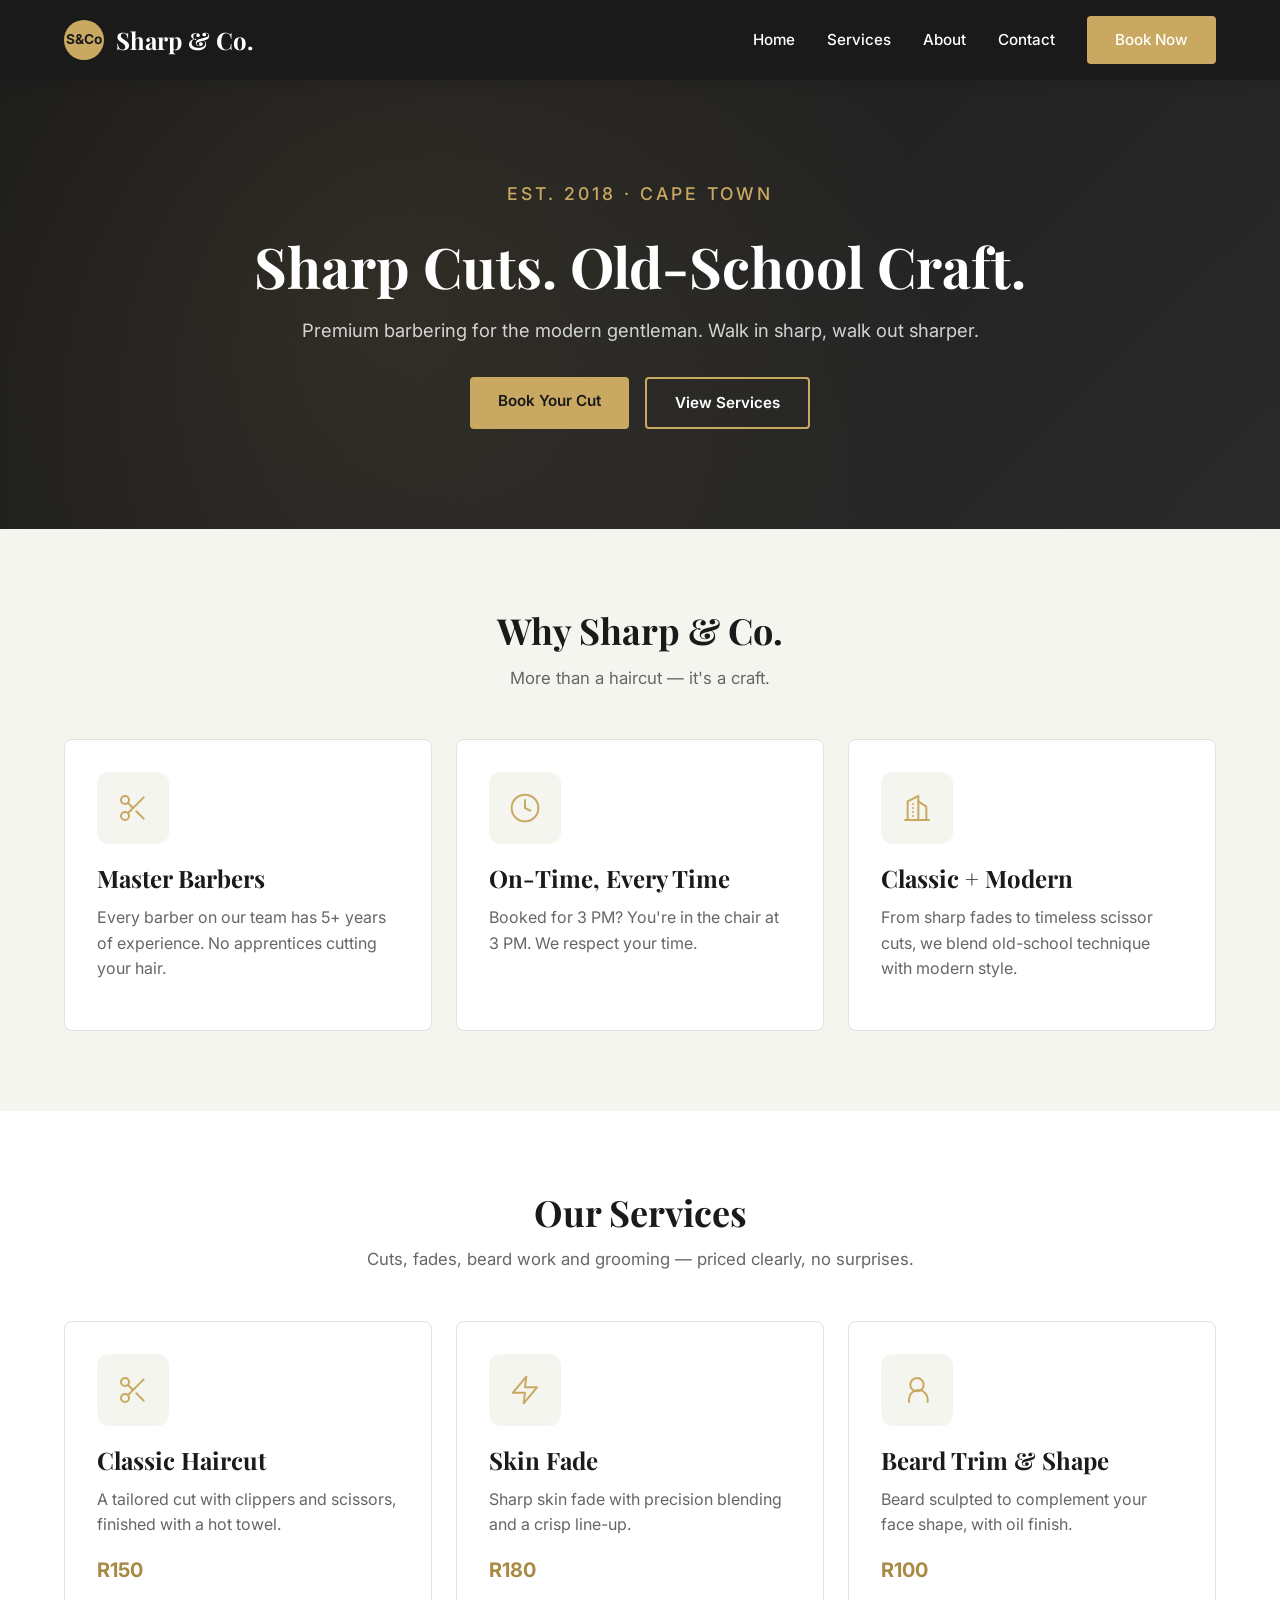
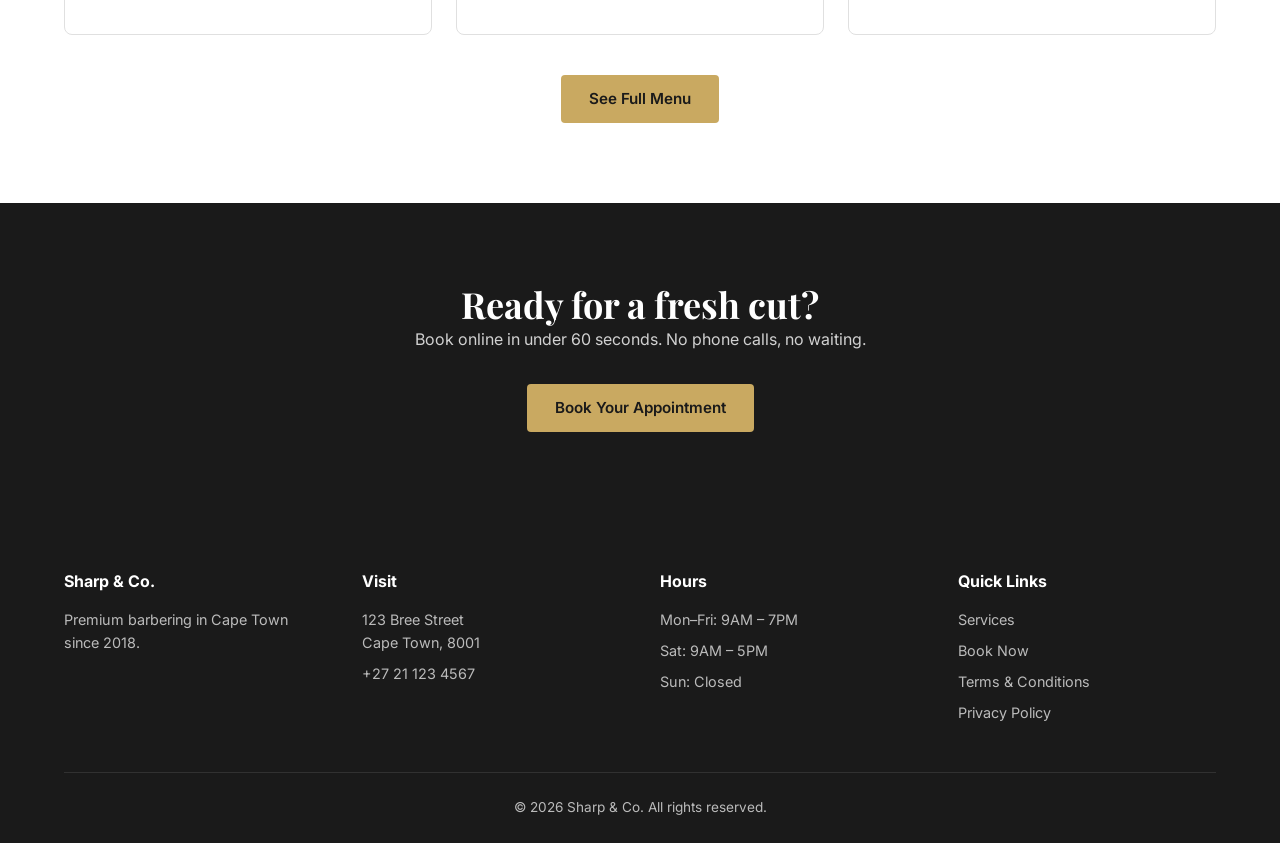
<file: index.html>
<!DOCTYPE html>
<html lang="en">
<head>
<meta charset="UTF-8">
<meta name="viewport" content="width=device-width, initial-scale=1.0">
<title>Sharp & Co. — Premium Barbershop in Cape Town</title>
<meta name="description" content="Sharp & Co. is a premium barbershop offering classic cuts, modern fades, beard trims and grooming services in Cape Town.">
<link rel="preconnect" href="https://fonts.googleapis.com">
<link rel="preconnect" href="https://fonts.gstatic.com" crossorigin>
<link href="https://fonts.googleapis.com/css2?family=Inter:wght@400;500;600;700&family=Playfair+Display:wght@600;700&display=swap" rel="stylesheet">
<link rel="stylesheet" href="css/style.css">
</head>
<body>

<!-- HEADER -->
<header class="header">
  <div class="header-inner">
    <a href="index.html" class="logo">
      <span class="logo-mark">S&Co</span>
      <span>Sharp &amp; Co.</span>
    </a>
    <button class="mobile-toggle" onclick="toggleNav()">☰</button>
    <nav class="nav" id="nav">
      <a href="index.html">Home</a>
      <a href="services.html">Services</a>
      <a href="about.html">About</a>
      <a href="contact.html">Contact</a>
      <a href="booking.html" class="btn btn-primary">Book Now</a>
    </nav>
  </div>
</header>

<!-- HERO -->
<section class="hero">
  <div class="hero-content">
    <p class="tagline">Est. 2018 · Cape Town</p>
    <h1>Sharp Cuts. Old-School Craft.</h1>
    <p>Premium barbering for the modern gentleman. Walk in sharp, walk out sharper.</p>
    <div class="hero-buttons">
      <a href="booking.html" class="btn btn-primary">Book Your Cut</a>
      <a href="services.html" class="btn btn-outline">View Services</a>
    </div>
  </div>
</section>

<!-- WHY US -->
<section class="section">
  <div class="container">
    <h2 class="section-title">Why Sharp &amp; Co.</h2>
    <p class="section-subtitle">More than a haircut — it's a craft.</p>
    <div class="grid grid-3">
      <div class="card">
        <div class="card-icon">
          <svg width="32" height="32" viewBox="0 0 24 24" fill="none" stroke="#c9a961" stroke-width="1.5" stroke-linecap="round" stroke-linejoin="round"><circle cx="6" cy="6" r="3"/><circle cx="6" cy="18" r="3"/><line x1="20" y1="4" x2="8.12" y2="15.88"/><line x1="14.47" y1="14.48" x2="20" y2="20"/><line x1="8.12" y1="8.12" x2="12" y2="12"/></svg>
        </div>
        <h3>Master Barbers</h3>
        <p>Every barber on our team has 5+ years of experience. No apprentices cutting your hair.</p>
      </div>
      <div class="card">
        <div class="card-icon">
          <svg width="32" height="32" viewBox="0 0 24 24" fill="none" stroke="#c9a961" stroke-width="1.5" stroke-linecap="round" stroke-linejoin="round"><circle cx="12" cy="12" r="10"/><polyline points="12 6 12 12 16 14"/></svg>
        </div>
        <h3>On-Time, Every Time</h3>
        <p>Booked for 3 PM? You're in the chair at 3 PM. We respect your time.</p>
      </div>
      <div class="card">
        <div class="card-icon">
          <svg width="32" height="32" viewBox="0 0 24 24" fill="none" stroke="#c9a961" stroke-width="1.5" stroke-linecap="round" stroke-linejoin="round"><path d="M3 21h18"/><path d="M5 21V7l8-4v18"/><path d="M19 21V11l-6-4"/><path d="M9 9v.01"/><path d="M9 12v.01"/><path d="M9 15v.01"/><path d="M9 18v.01"/></svg>
        </div>
        <h3>Classic + Modern</h3>
        <p>From sharp fades to timeless scissor cuts, we blend old-school technique with modern style.</p>
      </div>
    </div>
  </div>
</section>

<!-- SERVICES PREVIEW -->
<section class="section" style="background: var(--white);">
  <div class="container">
    <h2 class="section-title">Our Services</h2>
    <p class="section-subtitle">Cuts, fades, beard work and grooming — priced clearly, no surprises.</p>
    <div class="grid grid-3">
      <div class="card">
        <div class="card-icon">
          <svg width="32" height="32" viewBox="0 0 24 24" fill="none" stroke="#c9a961" stroke-width="1.5" stroke-linecap="round" stroke-linejoin="round"><circle cx="6" cy="6" r="3"/><circle cx="6" cy="18" r="3"/><line x1="20" y1="4" x2="8.12" y2="15.88"/><line x1="14.47" y1="14.48" x2="20" y2="20"/><line x1="8.12" y1="8.12" x2="12" y2="12"/></svg>
        </div>
        <h3>Classic Haircut</h3>
        <p>A tailored cut with clippers and scissors, finished with a hot towel.</p>
        <p class="price">R150</p>
      </div>
      <div class="card">
        <div class="card-icon">
          <svg width="32" height="32" viewBox="0 0 24 24" fill="none" stroke="#c9a961" stroke-width="1.5" stroke-linecap="round" stroke-linejoin="round"><polygon points="13 2 3 14 12 14 11 22 21 10 12 10 13 2"/></svg>
        </div>
        <h3>Skin Fade</h3>
        <p>Sharp skin fade with precision blending and a crisp line-up.</p>
        <p class="price">R180</p>
      </div>
      <div class="card">
        <div class="card-icon">
          <svg width="32" height="32" viewBox="0 0 24 24" fill="none" stroke="#c9a961" stroke-width="1.5" stroke-linecap="round" stroke-linejoin="round"><circle cx="12" cy="8" r="5"/><path d="M20 21v-2a7 7 0 0 0-14 0v2"/></svg>
        </div>
        <h3>Beard Trim &amp; Shape</h3>
        <p>Beard sculpted to complement your face shape, with oil finish.</p>
        <p class="price">R100</p>
      </div>
    </div>
    <div style="text-align:center; margin-top: 40px;">
      <a href="services.html" class="btn btn-primary">See Full Menu</a>
    </div>
  </div>
</section>

<!-- CTA -->
<section class="section" style="background: var(--charcoal); color: var(--white); text-align:center;">
  <div class="container">
    <h2 style="color: var(--white);">Ready for a fresh cut?</h2>
    <p style="color: rgba(255,255,255,0.8); margin-bottom: 32px;">Book online in under 60 seconds. No phone calls, no waiting.</p>
    <a href="booking.html" class="btn btn-primary">Book Your Appointment</a>
  </div>
</section>

<!-- FOOTER -->
<footer class="footer">
  <div class="container">
    <div class="footer-grid">
      <div>
        <h4>Sharp &amp; Co.</h4>
        <p style="color: rgba(255,255,255,0.7); font-size: 0.9rem;">Premium barbering in Cape Town since 2018.</p>
      </div>
      <div>
        <h4>Visit</h4>
        <a href="contact.html">123 Bree Street<br>Cape Town, 8001</a>
        <a href="tel:+27211234567">+27 21 123 4567</a>
      </div>
      <div>
        <h4>Hours</h4>
        <a>Mon–Fri: 9AM – 7PM</a>
        <a>Sat: 9AM – 5PM</a>
        <a>Sun: Closed</a>
      </div>
      <div>
        <h4>Quick Links</h4>
        <a href="services.html">Services</a>
        <a href="booking.html">Book Now</a>
        <a href="terms.html">Terms &amp; Conditions</a>
        <a href="privacy.html">Privacy Policy</a>
      </div>
    </div>
    <div class="footer-bottom">
      © 2026 Sharp &amp; Co. All rights reserved.
    </div>
  </div>
</footer>

<!-- POPUP MODAL -->
<div class="modal-overlay" id="promoModal">
  <div class="modal">
    <button class="modal-close" onclick="closeModal()">×</button>
    <h3>First Visit?</h3>
    <p>Get <span class="discount">20% OFF</span> your first cut with us.</p>
    <p style="font-size: 0.9rem;">Use code <strong>SHARP20</strong> at your first booking.</p>
    <a href="booking.html" class="btn btn-primary" style="margin-top: 16px;">Book Now</a>
  </div>
</div>

<script src="js/main.js"></script>
</body>
</html>
</file>
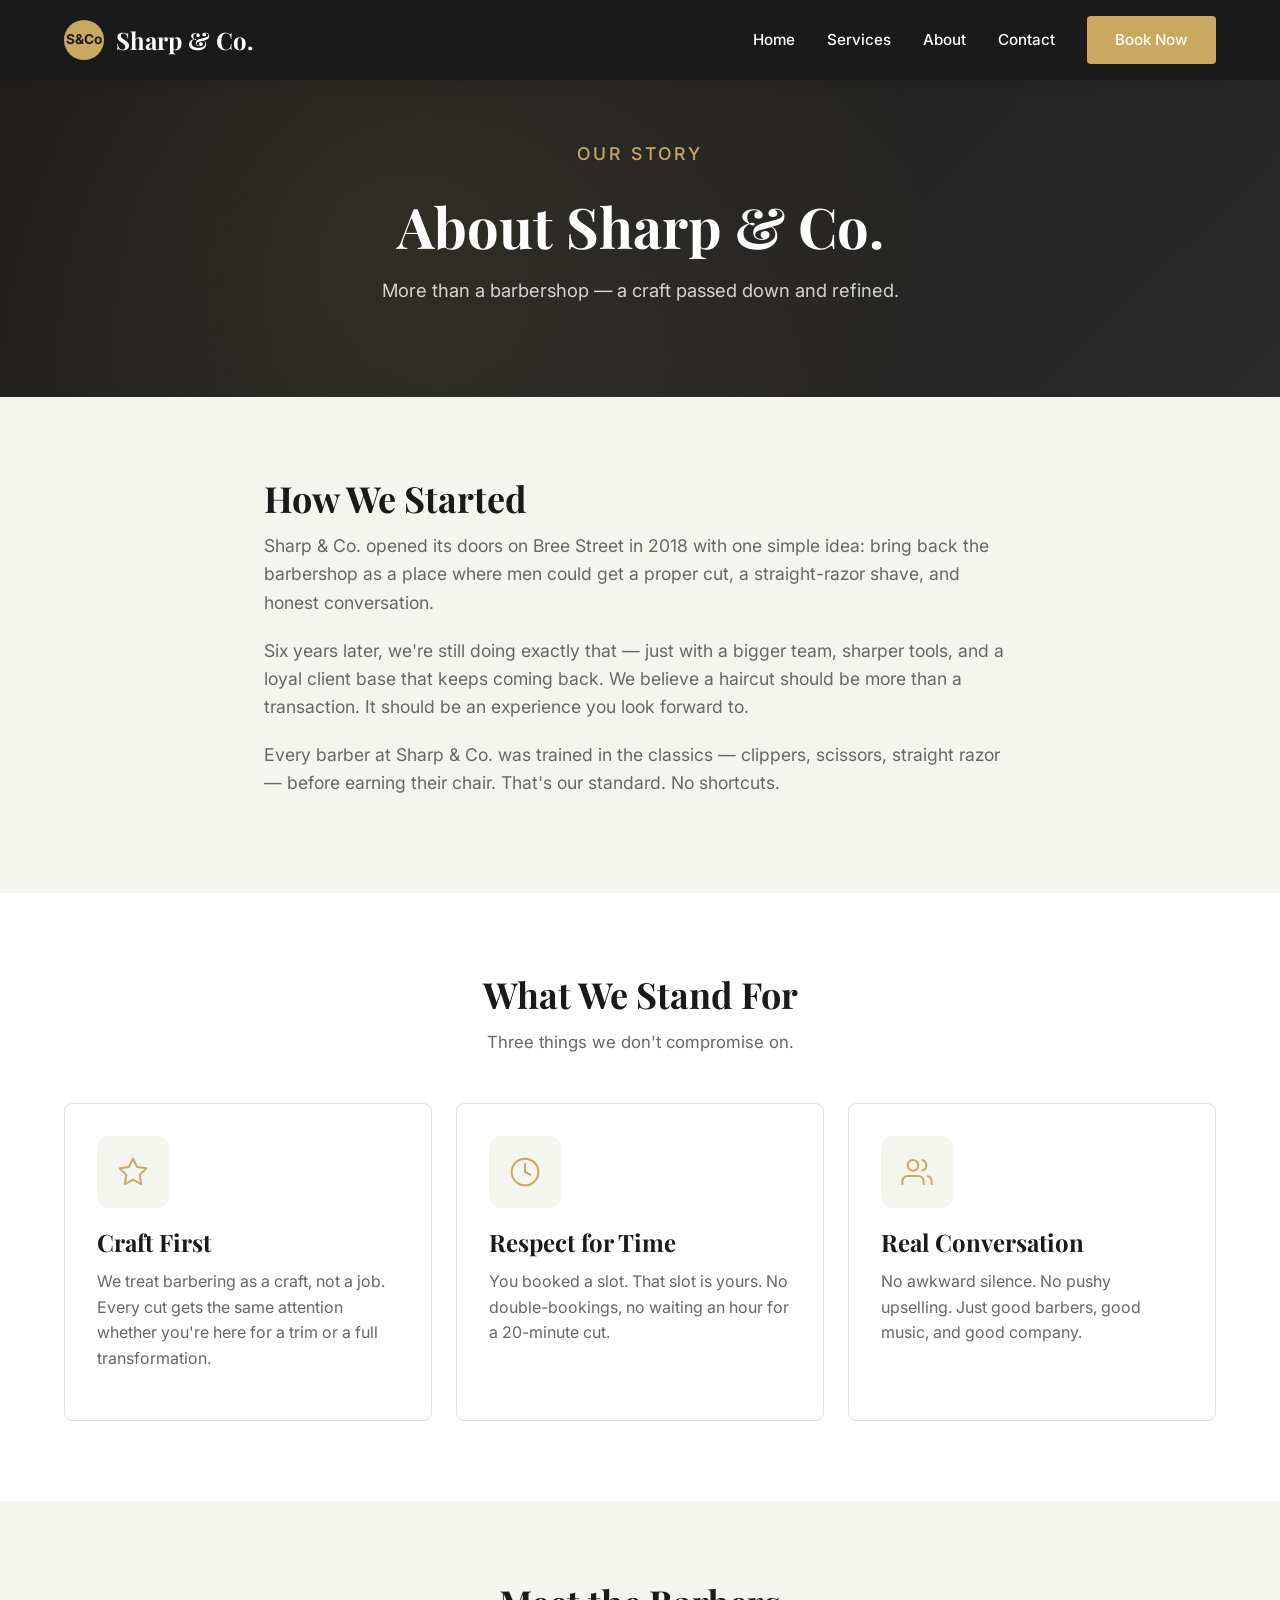
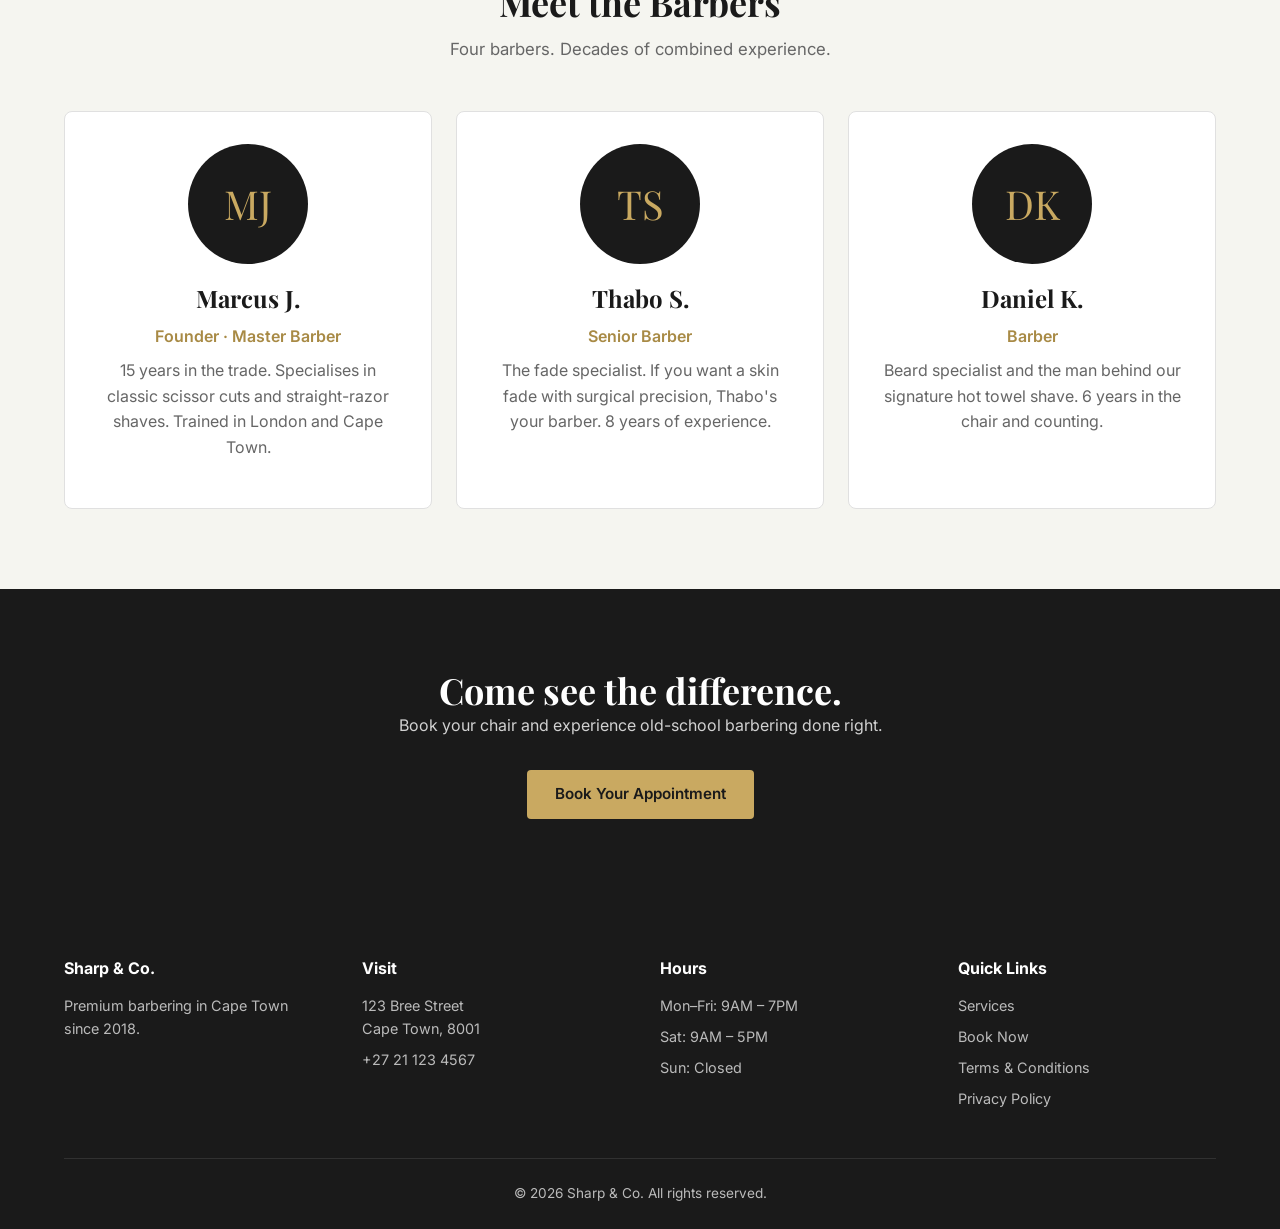
<file: about.html>
<!DOCTYPE html>
<html lang="en">
<head>
<meta charset="UTF-8">
<meta name="viewport" content="width=device-width, initial-scale=1.0">
<title>About Us — Sharp & Co.</title>
<meta name="description" content="Meet the team behind Sharp & Co. — master barbers with a passion for old-school craft and modern style.">
<link rel="preconnect" href="https://fonts.googleapis.com">
<link rel="preconnect" href="https://fonts.gstatic.com" crossorigin>
<link href="https://fonts.googleapis.com/css2?family=Inter:wght@400;500;600;700&family=Playfair+Display:wght@600;700&display=swap" rel="stylesheet">
<link rel="stylesheet" href="css/style.css">
</head>
<body>

<!-- HEADER -->
<header class="header">
  <div class="header-inner">
    <a href="index.html" class="logo">
      <span class="logo-mark">S&Co</span>
      <span>Sharp &amp; Co.</span>
    </a>
    <button class="mobile-toggle" onclick="toggleNav()">☰</button>
    <nav class="nav" id="nav">
      <a href="index.html">Home</a>
      <a href="services.html">Services</a>
      <a href="about.html">About</a>
      <a href="contact.html">Contact</a>
      <a href="booking.html" class="btn btn-primary">Book Now</a>
    </nav>
  </div>
</header>

<!-- PAGE HEADER -->
<section class="hero" style="padding: 60px 24px;">
  <div class="hero-content">
    <p class="tagline">Our Story</p>
    <h1>About Sharp &amp; Co.</h1>
    <p>More than a barbershop — a craft passed down and refined.</p>
  </div>
</section>

<!-- STORY -->
<section class="section">
  <div class="container" style="max-width: 800px;">
    <h2 class="section-title" style="text-align: left;">How We Started</h2>
    <p style="font-size: 1.1rem; margin-bottom: 20px;">Sharp &amp; Co. opened its doors on Bree Street in 2018 with one simple idea: bring back the barbershop as a place where men could get a proper cut, a straight-razor shave, and honest conversation.</p>
    <p style="font-size: 1.1rem; margin-bottom: 20px;">Six years later, we're still doing exactly that — just with a bigger team, sharper tools, and a loyal client base that keeps coming back. We believe a haircut should be more than a transaction. It should be an experience you look forward to.</p>
    <p style="font-size: 1.1rem;">Every barber at Sharp &amp; Co. was trained in the classics — clippers, scissors, straight razor — before earning their chair. That's our standard. No shortcuts.</p>
  </div>
</section>

<!-- VALUES -->
<section class="section" style="background: var(--white);">
  <div class="container">
    <h2 class="section-title">What We Stand For</h2>
    <p class="section-subtitle">Three things we don't compromise on.</p>
    <div class="grid grid-3">
      <div class="card">
        <div class="card-icon">
          <svg width="32" height="32" viewBox="0 0 24 24" fill="none" stroke="#c9a961" stroke-width="1.5" stroke-linecap="round" stroke-linejoin="round"><path d="M12 2l3.09 6.26L22 9.27l-5 4.87 1.18 6.88L12 17.77l-6.18 3.25L7 14.14 2 9.27l6.91-1.01L12 2z"/></svg>
        </div>
        <h3>Craft First</h3>
        <p>We treat barbering as a craft, not a job. Every cut gets the same attention whether you're here for a trim or a full transformation.</p>
      </div>
      <div class="card">
        <div class="card-icon">
          <svg width="32" height="32" viewBox="0 0 24 24" fill="none" stroke="#c9a961" stroke-width="1.5" stroke-linecap="round" stroke-linejoin="round"><circle cx="12" cy="12" r="10"/><polyline points="12 6 12 12 16 14"/></svg>
        </div>
        <h3>Respect for Time</h3>
        <p>You booked a slot. That slot is yours. No double-bookings, no waiting an hour for a 20-minute cut.</p>
      </div>
      <div class="card">
        <div class="card-icon">
          <svg width="32" height="32" viewBox="0 0 24 24" fill="none" stroke="#c9a961" stroke-width="1.5" stroke-linecap="round" stroke-linejoin="round"><path d="M17 21v-2a4 4 0 0 0-4-4H5a4 4 0 0 0-4 4v2"/><circle cx="9" cy="7" r="4"/><path d="M23 21v-2a4 4 0 0 0-3-3.87"/><path d="M16 3.13a4 4 0 0 1 0 7.75"/></svg>
        </div>
        <h3>Real Conversation</h3>
        <p>No awkward silence. No pushy upselling. Just good barbers, good music, and good company.</p>
      </div>
    </div>
  </div>
</section>

<!-- TEAM -->
<section class="section">
  <div class="container">
    <h2 class="section-title">Meet the Barbers</h2>
    <p class="section-subtitle">Four barbers. Decades of combined experience.</p>
    <div class="grid grid-3">
      <div class="card" style="text-align: center;">
        <div style="width: 120px; height: 120px; background: var(--charcoal); border-radius: 50%; margin: 0 auto 20px; display: flex; align-items: center; justify-content: center; color: var(--gold); font-family: 'Playfair Display', serif; font-size: 2.5rem;">MJ</div>
        <h3>Marcus J.</h3>
        <p style="color: var(--gold-dark); font-weight: 600; margin-bottom: 8px;">Founder · Master Barber</p>
        <p>15 years in the trade. Specialises in classic scissor cuts and straight-razor shaves. Trained in London and Cape Town.</p>
      </div>
      <div class="card" style="text-align: center;">
        <div style="width: 120px; height: 120px; background: var(--charcoal); border-radius: 50%; margin: 0 auto 20px; display: flex; align-items: center; justify-content: center; color: var(--gold); font-family: 'Playfair Display', serif; font-size: 2.5rem;">TS</div>
        <h3>Thabo S.</h3>
        <p style="color: var(--gold-dark); font-weight: 600; margin-bottom: 8px;">Senior Barber</p>
        <p>The fade specialist. If you want a skin fade with surgical precision, Thabo's your barber. 8 years of experience.</p>
      </div>
      <div class="card" style="text-align: center;">
        <div style="width: 120px; height: 120px; background: var(--charcoal); border-radius: 50%; margin: 0 auto 20px; display: flex; align-items: center; justify-content: center; color: var(--gold); font-family: 'Playfair Display', serif; font-size: 2.5rem;">DK</div>
        <h3>Daniel K.</h3>
        <p style="color: var(--gold-dark); font-weight: 600; margin-bottom: 8px;">Barber</p>
        <p>Beard specialist and the man behind our signature hot towel shave. 6 years in the chair and counting.</p>
      </div>
    </div>
  </div>
</section>

<!-- CTA -->
<section class="section" style="background: var(--charcoal); color: var(--white); text-align:center;">
  <div class="container">
    <h2 style="color: var(--white);">Come see the difference.</h2>
    <p style="color: rgba(255,255,255,0.8); margin-bottom: 32px;">Book your chair and experience old-school barbering done right.</p>
    <a href="booking.html" class="btn btn-primary">Book Your Appointment</a>
  </div>
</section>

<!-- FOOTER -->
<footer class="footer">
  <div class="container">
    <div class="footer-grid">
      <div>
        <h4>Sharp &amp; Co.</h4>
        <p style="color: rgba(255,255,255,0.7); font-size: 0.9rem;">Premium barbering in Cape Town since 2018.</p>
      </div>
      <div>
        <h4>Visit</h4>
        <a href="contact.html">123 Bree Street<br>Cape Town, 8001</a>
        <a href="tel:+27211234567">+27 21 123 4567</a>
      </div>
      <div>
        <h4>Hours</h4>
        <a>Mon–Fri: 9AM – 7PM</a>
        <a>Sat: 9AM – 5PM</a>
        <a>Sun: Closed</a>
      </div>
      <div>
        <h4>Quick Links</h4>
        <a href="services.html">Services</a>
        <a href="booking.html">Book Now</a>
        <a href="terms.html">Terms &amp; Conditions</a>
        <a href="privacy.html">Privacy Policy</a>
      </div>
    </div>
    <div class="footer-bottom">
      © 2026 Sharp &amp; Co. All rights reserved.
    </div>
  </div>
</footer>

<!-- POPUP MODAL -->
<div class="modal-overlay" id="promoModal">
  <div class="modal">
    <button class="modal-close" onclick="closeModal()">×</button>
    <h3>First Visit?</h3>
    <p>Get <span class="discount">20% OFF</span> your first cut with us.</p>
    <p style="font-size: 0.9rem;">Use code <strong>SHARP20</strong> at your first booking.</p>
    <a href="booking.html" class="btn btn-primary" style="margin-top: 16px;">Book Now</a>
  </div>
</div>

<script src="js/main.js"></script>
</body>
</html>
</file>
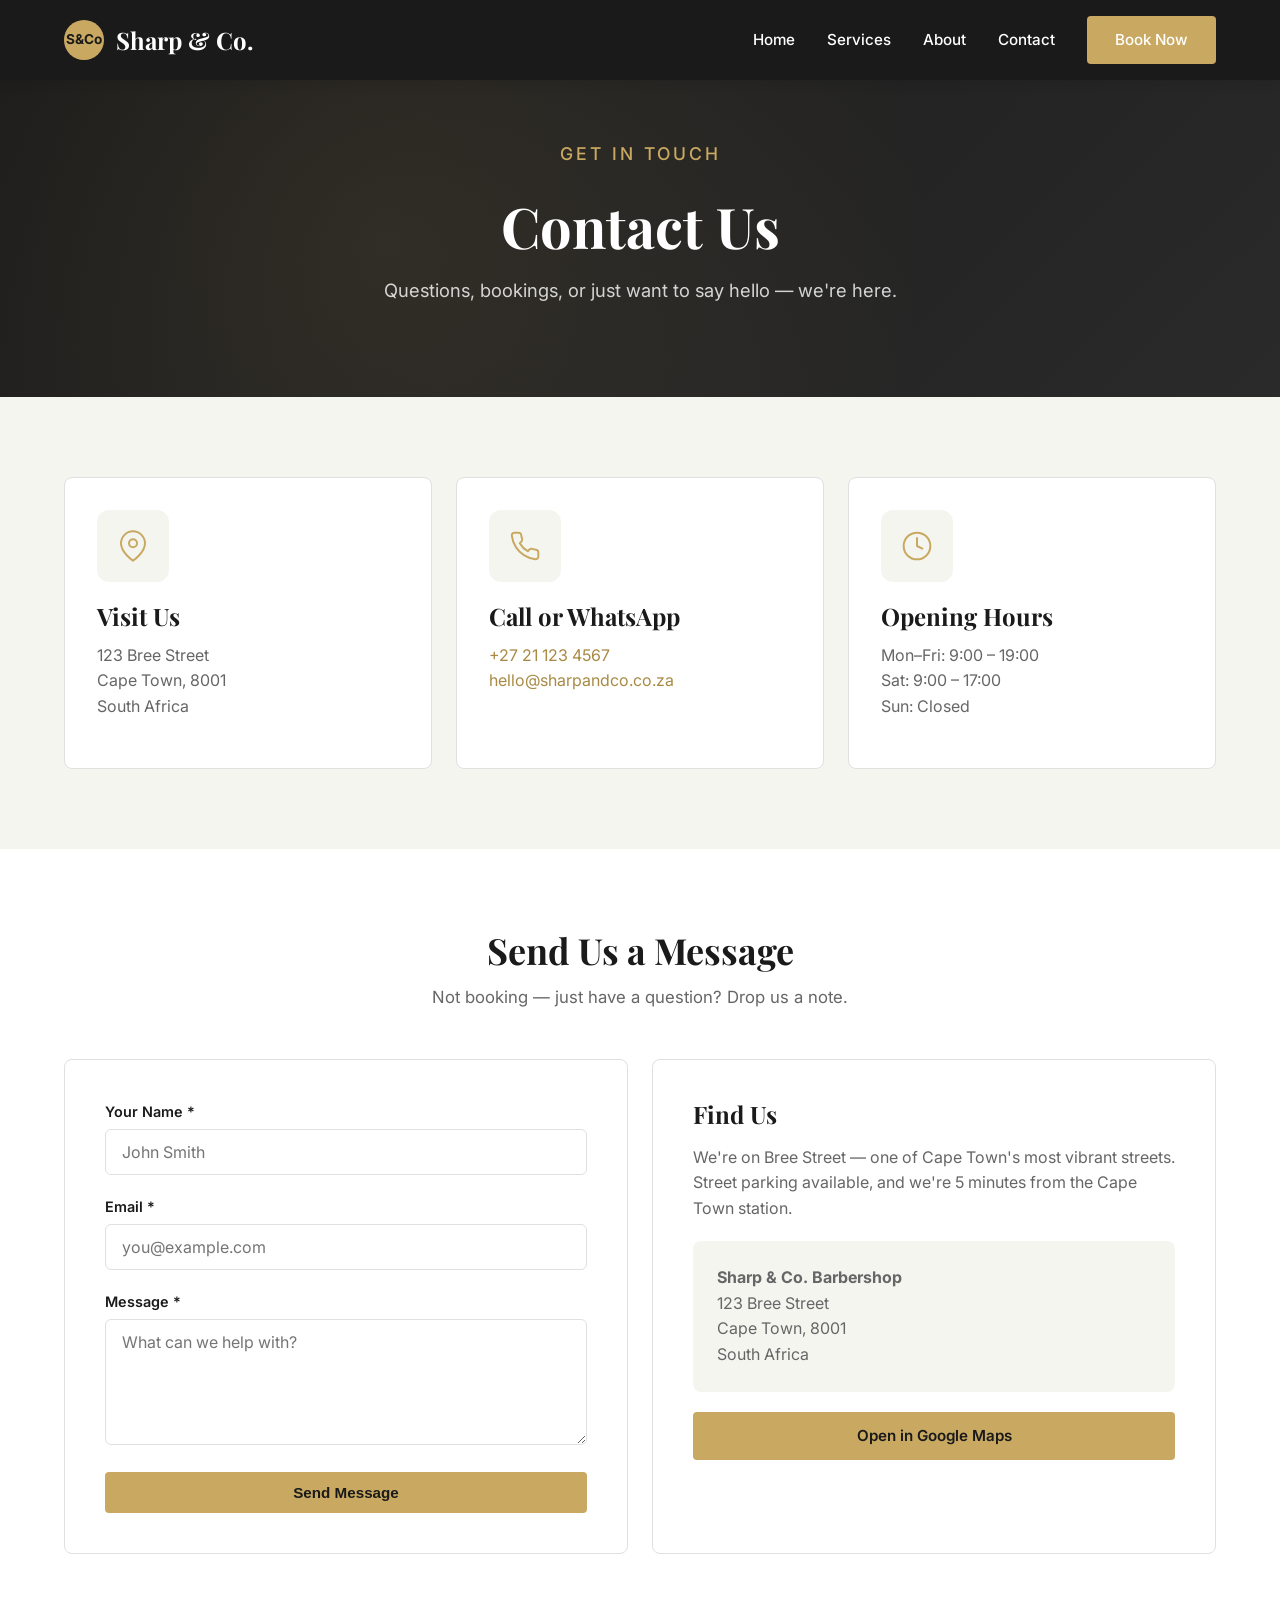
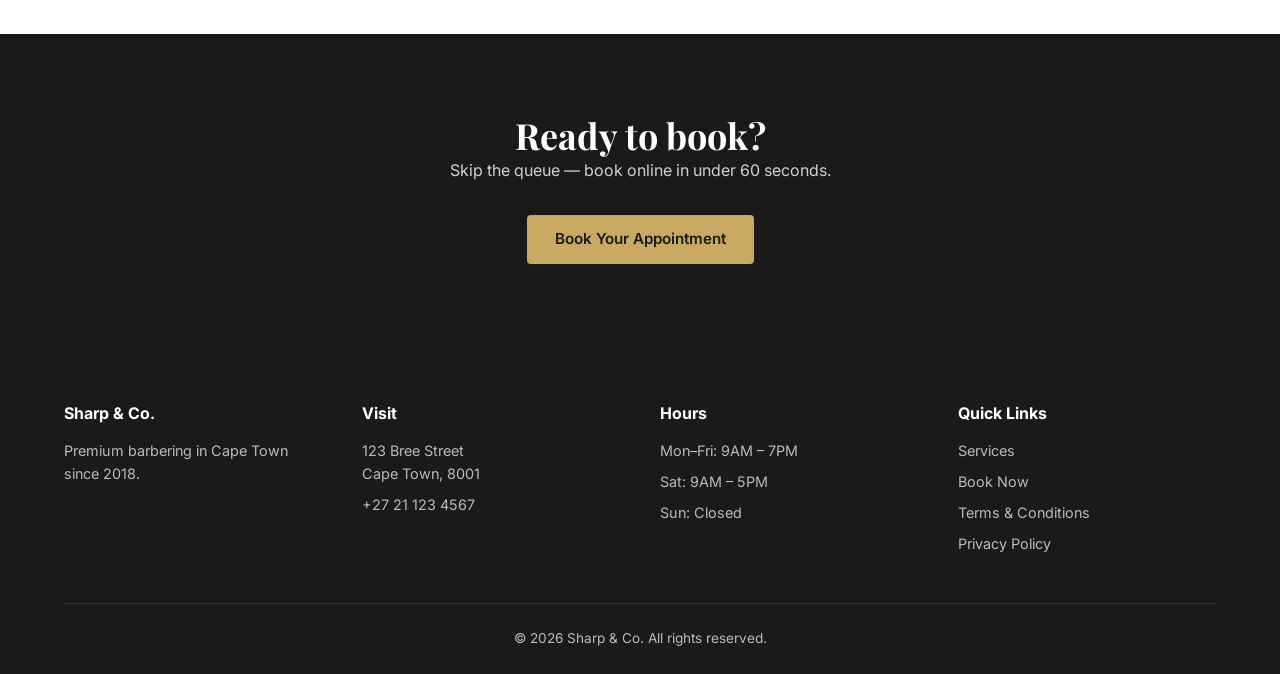
<file: contact.html>
<!DOCTYPE html>
<html lang="en">
<head>
<meta charset="UTF-8">
<meta name="viewport" content="width=device-width, initial-scale=1.0">
<title>Contact Us — Sharp & Co.</title>
<meta name="description" content="Get in touch with Sharp & Co. barbershop. Find our address, opening hours, phone number, and directions.">
<link rel="preconnect" href="https://fonts.googleapis.com">
<link rel="preconnect" href="https://fonts.gstatic.com" crossorigin>
<link href="https://fonts.googleapis.com/css2?family=Inter:wght@400;500;600;700&family=Playfair+Display:wght@600;700&display=swap" rel="stylesheet">
<link rel="stylesheet" href="css/style.css">
</head>
<body>

<!-- HEADER -->
<header class="header">
  <div class="header-inner">
    <a href="index.html" class="logo">
      <span class="logo-mark">S&Co</span>
      <span>Sharp &amp; Co.</span>
    </a>
    <button class="mobile-toggle" onclick="toggleNav()">☰</button>
    <nav class="nav" id="nav">
      <a href="index.html">Home</a>
      <a href="services.html">Services</a>
      <a href="about.html">About</a>
      <a href="contact.html">Contact</a>
      <a href="booking.html" class="btn btn-primary">Book Now</a>
    </nav>
  </div>
</header>

<!-- PAGE HEADER -->
<section class="hero" style="padding: 60px 24px;">
  <div class="hero-content">
    <p class="tagline">Get in Touch</p>
    <h1>Contact Us</h1>
    <p>Questions, bookings, or just want to say hello — we're here.</p>
  </div>
</section>

<!-- CONTACT INFO -->
<section class="section">
  <div class="container">
    <div class="grid grid-3">

      <div class="card">
        <div class="card-icon">
          <svg width="32" height="32" viewBox="0 0 24 24" fill="none" stroke="#c9a961" stroke-width="1.5" stroke-linecap="round" stroke-linejoin="round"><path d="M21 10c0 7-9 13-9 13s-9-6-9-13a9 9 0 0 1 18 0z"/><circle cx="12" cy="10" r="3"/></svg>
        </div>
        <h3>Visit Us</h3>
        <p>123 Bree Street<br>Cape Town, 8001<br>South Africa</p>
      </div>

      <div class="card">
        <div class="card-icon">
          <svg width="32" height="32" viewBox="0 0 24 24" fill="none" stroke="#c9a961" stroke-width="1.5" stroke-linecap="round" stroke-linejoin="round"><path d="M22 16.92v3a2 2 0 0 1-2.18 2 19.79 19.79 0 0 1-8.63-3.07 19.5 19.5 0 0 1-6-6 19.79 19.79 0 0 1-3.07-8.67A2 2 0 0 1 4.11 2h3a2 2 0 0 1 2 1.72 12.84 12.84 0 0 0 .7 2.81 2 2 0 0 1-.45 2.11L8.09 9.91a16 16 0 0 0 6 6l1.27-1.27a2 2 0 0 1 2.11-.45 12.84 12.84 0 0 0 2.81.7A2 2 0 0 1 22 16.92z"/></svg>
        </div>
        <h3>Call or WhatsApp</h3>
        <p><a href="tel:+27211234567">+27 21 123 4567</a><br><a href="mailto:hello@sharpandco.co.za">hello@sharpandco.co.za</a></p>
      </div>

      <div class="card">
        <div class="card-icon">
          <svg width="32" height="32" viewBox="0 0 24 24" fill="none" stroke="#c9a961" stroke-width="1.5" stroke-linecap="round" stroke-linejoin="round"><circle cx="12" cy="12" r="10"/><polyline points="12 6 12 12 16 14"/></svg>
        </div>
        <h3>Opening Hours</h3>
        <p>Mon–Fri: 9:00 – 19:00<br>Sat: 9:00 – 17:00<br>Sun: Closed</p>
      </div>

    </div>
  </div>
</section>

<!-- CONTACT FORM + MAP -->
<section class="section" style="background: var(--white);">
  <div class="container">
    <h2 class="section-title">Send Us a Message</h2>
    <p class="section-subtitle">Not booking — just have a question? Drop us a note.</p>
    <div class="grid grid-2">

      <div class="card" style="padding: 40px;">
        <form id="contactForm">
          <div class="form-group">
            <label for="cName">Your Name *</label>
            <input type="text" id="cName" placeholder="John Smith" required>
          </div>
          <div class="form-group">
            <label for="cEmail">Email *</label>
            <input type="email" id="cEmail" placeholder="you@example.com" required>
          </div>
          <div class="form-group">
            <label for="cMessage">Message *</label>
            <textarea id="cMessage" rows="5" placeholder="What can we help with?" required></textarea>
          </div>
          <button type="submit" class="btn btn-primary" style="width: 100%;">Send Message</button>
        </form>
      </div>

      <div class="card" style="padding: 40px;">
        <h3 style="margin-bottom: 16px;">Find Us</h3>
        <p style="margin-bottom: 20px;">We're on Bree Street — one of Cape Town's most vibrant streets. Street parking available, and we're 5 minutes from the Cape Town station.</p>
        <div style="background: var(--cream); padding: 24px; border-radius: 8px; margin-bottom: 20px;">
          <p style="margin: 0;"><strong>Sharp &amp; Co. Barbershop</strong><br>123 Bree Street<br>Cape Town, 8001<br>South Africa</p>
        </div>
        <a href="https://www.google.com/maps/search/?api=1&query=Bree+Street+Cape+Town" target="_blank" rel="noopener" class="btn btn-primary" style="width: 100%;">Open in Google Maps</a>
      </div>

    </div>
  </div>
</section>

<!-- CTA -->
<section class="section" style="background: var(--charcoal); color: var(--white); text-align:center;">
  <div class="container">
    <h2 style="color: var(--white);">Ready to book?</h2>
    <p style="color: rgba(255,255,255,0.8); margin-bottom: 32px;">Skip the queue — book online in under 60 seconds.</p>
    <a href="booking.html" class="btn btn-primary">Book Your Appointment</a>
  </div>
</section>

<!-- FOOTER -->
<footer class="footer">
  <div class="container">
    <div class="footer-grid">
      <div>
        <h4>Sharp &amp; Co.</h4>
        <p style="color: rgba(255,255,255,0.7); font-size: 0.9rem;">Premium barbering in Cape Town since 2018.</p>
      </div>
      <div>
        <h4>Visit</h4>
        <a href="contact.html">123 Bree Street<br>Cape Town, 8001</a>
        <a href="tel:+27211234567">+27 21 123 4567</a>
      </div>
      <div>
        <h4>Hours</h4>
        <a>Mon–Fri: 9AM – 7PM</a>
        <a>Sat: 9AM – 5PM</a>
        <a>Sun: Closed</a>
      </div>
      <div>
        <h4>Quick Links</h4>
        <a href="services.html">Services</a>
        <a href="booking.html">Book Now</a>
        <a href="terms.html">Terms &amp; Conditions</a>
        <a href="privacy.html">Privacy Policy</a>
      </div>
    </div>
    <div class="footer-bottom">
      © 2026 Sharp &amp; Co. All rights reserved.
    </div>
  </div>
</footer>

<!-- POPUP MODAL -->
<div class="modal-overlay" id="promoModal">
  <div class="modal">
    <button class="modal-close" onclick="closeModal()">×</button>
    <h3>First Visit?</h3>
    <p>Get <span class="discount">20% OFF</span> your first cut with us.</p>
    <p style="font-size: 0.9rem;">Use code <strong>SHARP20</strong> at your first booking.</p>
    <a href="booking.html" class="btn btn-primary" style="margin-top: 16px;">Book Now</a>
  </div>
</div>

<script src="js/main.js"></script>
<script>
  // Simple contact form handler
  document.getElementById('contactForm').addEventListener('submit', function(e) {
    e.preventDefault();
    const name = document.getElementById('cName').value.trim();
    const email = document.getElementById('cEmail').value.trim();
    const message = document.getElementById('cMessage').value.trim();
    if (name && email && message) {
      alert('Thanks ' + name + '! We will get back to you within 24 hours.');
      this.reset();
    }
  });
</script>
</body>
</html>
</file>
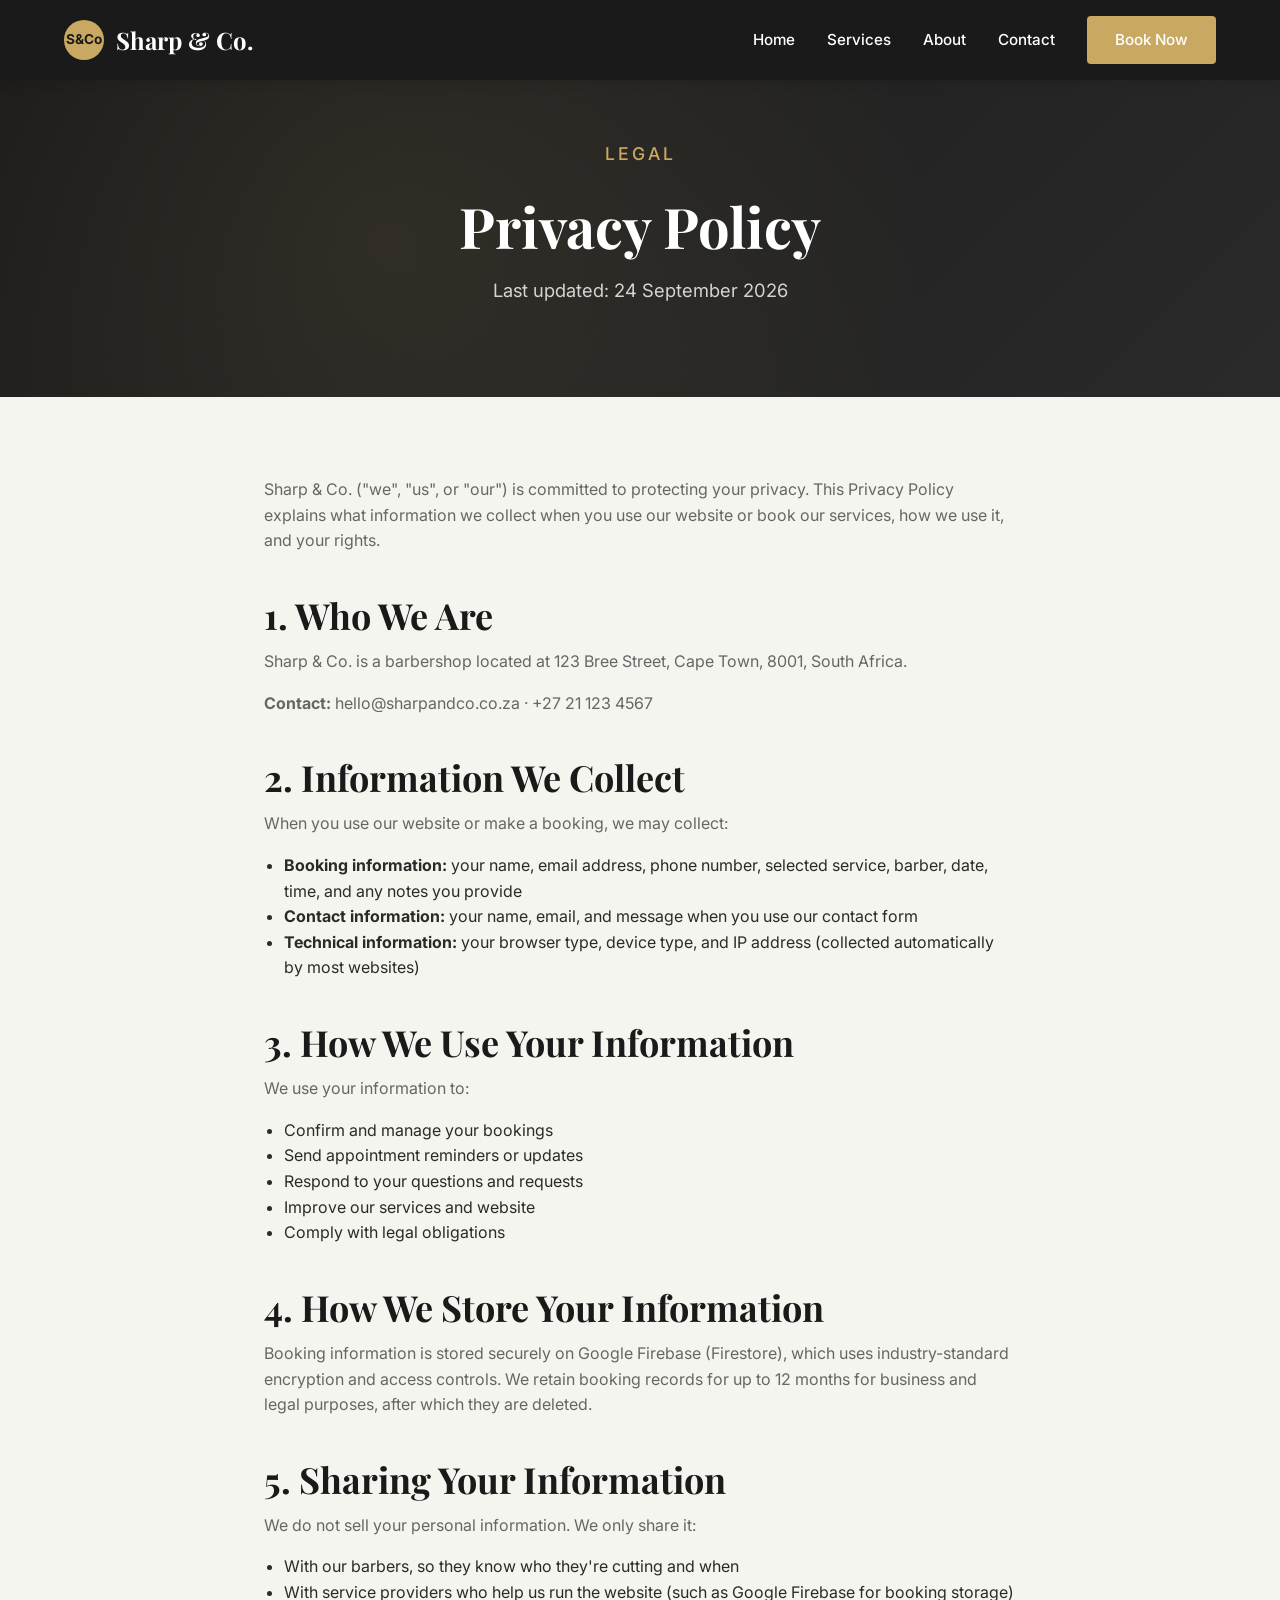
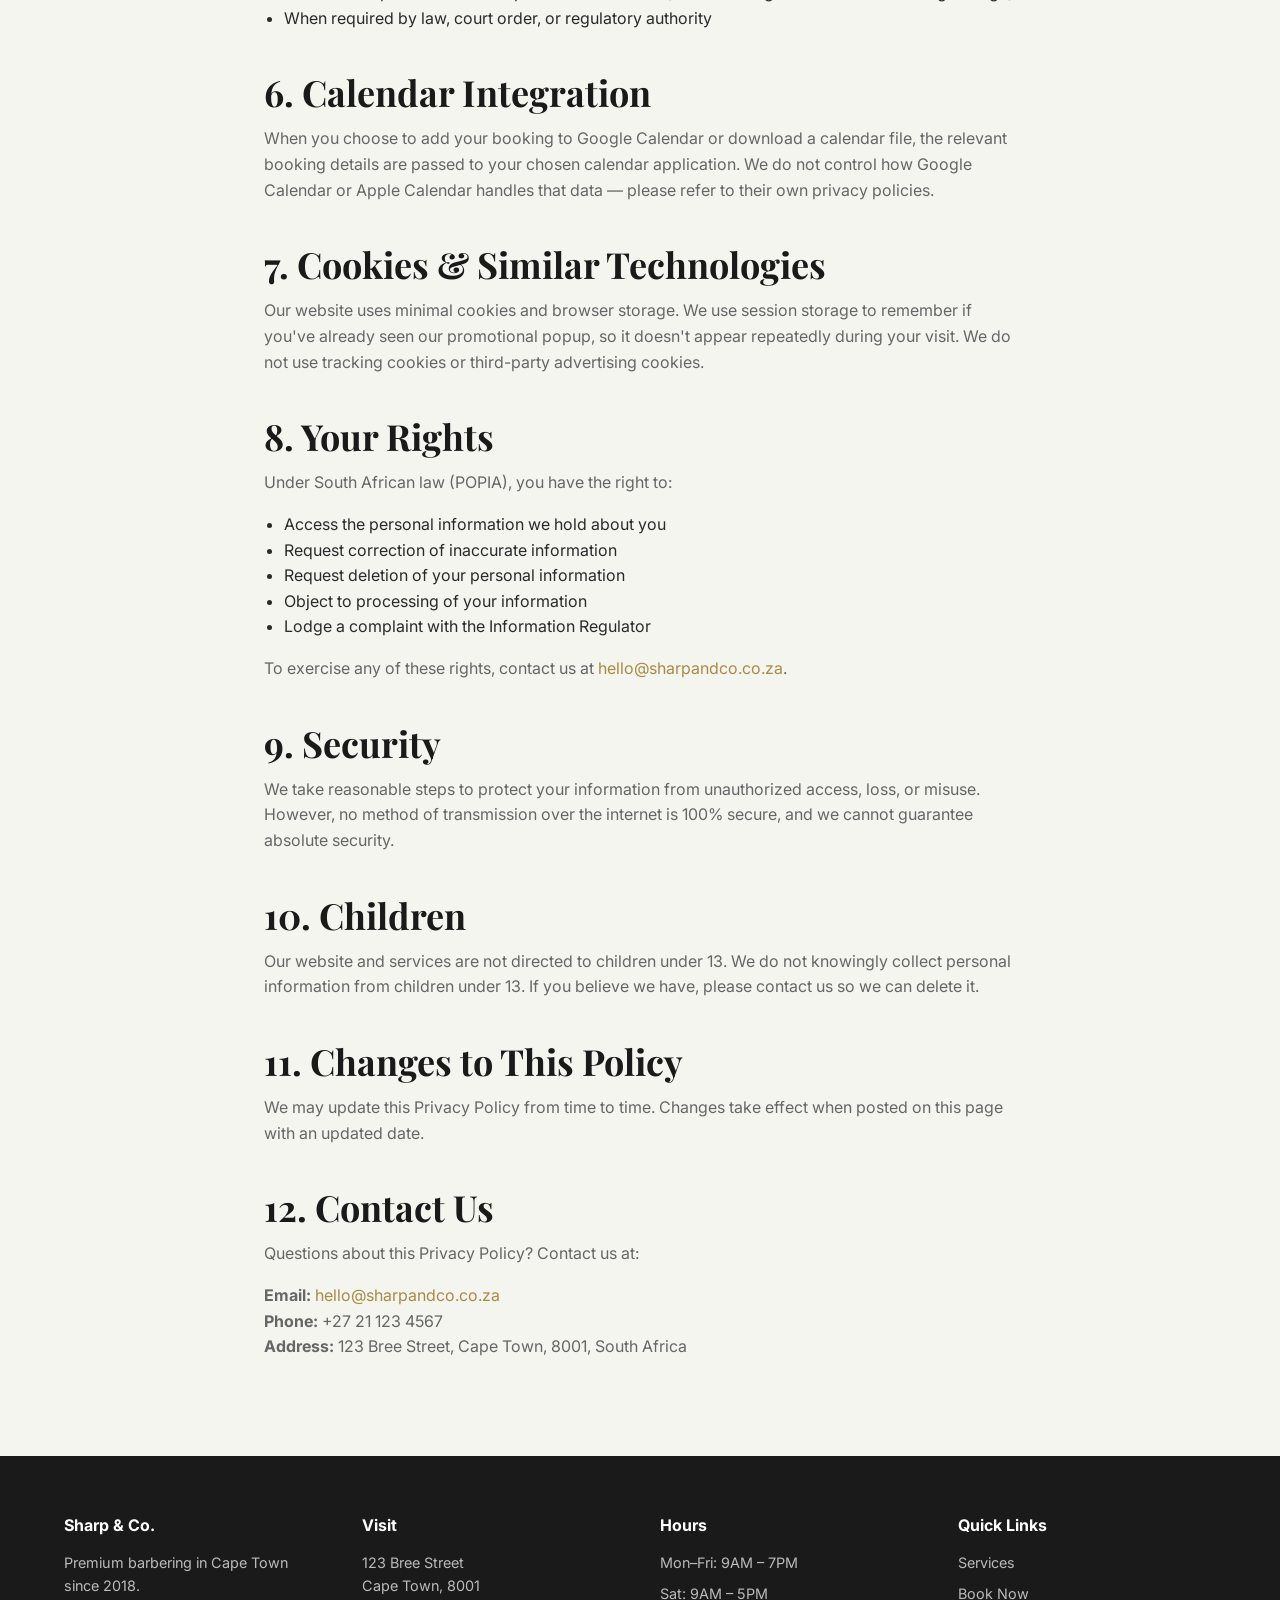
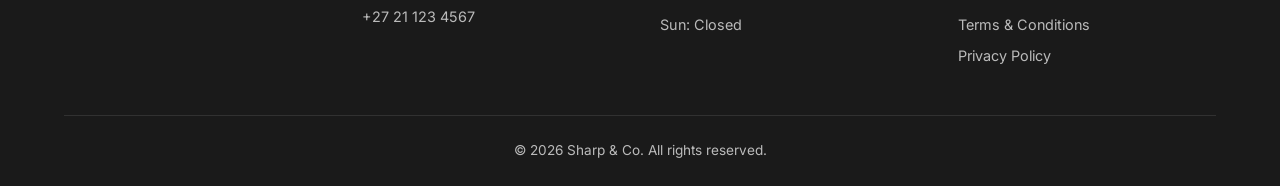
<file: privacy.html>
<!DOCTYPE html>
<html lang="en">
<head>
<meta charset="UTF-8">
<meta name="viewport" content="width=device-width, initial-scale=1.0">
<title>Privacy Policy — Sharp & Co.</title>
<meta name="description" content="How Sharp & Co. collects, uses, and protects your personal information.">
<link rel="preconnect" href="https://fonts.googleapis.com">
<link rel="preconnect" href="https://fonts.gstatic.com" crossorigin>
<link href="https://fonts.googleapis.com/css2?family=Inter:wght@400;500;600;700&family=Playfair+Display:wght@600;700&display=swap" rel="stylesheet">
<link rel="stylesheet" href="css/style.css">
</head>
<body>

<!-- HEADER -->
<header class="header">
  <div class="header-inner">
    <a href="index.html" class="logo">
      <span class="logo-mark">S&Co</span>
      <span>Sharp &amp; Co.</span>
    </a>
    <button class="mobile-toggle" onclick="toggleNav()">☰</button>
    <nav class="nav" id="nav">
      <a href="index.html">Home</a>
      <a href="services.html">Services</a>
      <a href="about.html">About</a>
      <a href="contact.html">Contact</a>
      <a href="booking.html" class="btn btn-primary">Book Now</a>
    </nav>
  </div>
</header>

<!-- PAGE HEADER -->
<section class="hero" style="padding: 60px 24px;">
  <div class="hero-content">
    <p class="tagline">Legal</p>
    <h1>Privacy Policy</h1>
    <p>Last updated: 24 September 2026</p>
  </div>
</section>

<!-- CONTENT -->
<section class="section">
  <div class="container" style="max-width: 800px;">

    <p>Sharp &amp; Co. ("we", "us", or "our") is committed to protecting your privacy. This Privacy Policy explains what information we collect when you use our website or book our services, how we use it, and your rights.</p>

    <h2 style="margin-top: 40px; margin-bottom: 12px;">1. Who We Are</h2>
    <p>Sharp &amp; Co. is a barbershop located at 123 Bree Street, Cape Town, 8001, South Africa.</p>
    <p><strong>Contact:</strong> hello@sharpandco.co.za · +27 21 123 4567</p>

    <h2 style="margin-top: 40px; margin-bottom: 12px;">2. Information We Collect</h2>
    <p>When you use our website or make a booking, we may collect:</p>
    <ul style="margin-left: 20px; margin-bottom: 16px;">
      <li><strong>Booking information:</strong> your name, email address, phone number, selected service, barber, date, time, and any notes you provide</li>
      <li><strong>Contact information:</strong> your name, email, and message when you use our contact form</li>
      <li><strong>Technical information:</strong> your browser type, device type, and IP address (collected automatically by most websites)</li>
    </ul>

    <h2 style="margin-top: 40px; margin-bottom: 12px;">3. How We Use Your Information</h2>
    <p>We use your information to:</p>
    <ul style="margin-left: 20px; margin-bottom: 16px;">
      <li>Confirm and manage your bookings</li>
      <li>Send appointment reminders or updates</li>
      <li>Respond to your questions and requests</li>
      <li>Improve our services and website</li>
      <li>Comply with legal obligations</li>
    </ul>

    <h2 style="margin-top: 40px; margin-bottom: 12px;">4. How We Store Your Information</h2>
    <p>Booking information is stored securely on Google Firebase (Firestore), which uses industry-standard encryption and access controls. We retain booking records for up to 12 months for business and legal purposes, after which they are deleted.</p>

    <h2 style="margin-top: 40px; margin-bottom: 12px;">5. Sharing Your Information</h2>
    <p>We do not sell your personal information. We only share it:</p>
    <ul style="margin-left: 20px; margin-bottom: 16px;">
      <li>With our barbers, so they know who they're cutting and when</li>
      <li>With service providers who help us run the website (such as Google Firebase for booking storage)</li>
      <li>When required by law, court order, or regulatory authority</li>
    </ul>

    <h2 style="margin-top: 40px; margin-bottom: 12px;">6. Calendar Integration</h2>
    <p>When you choose to add your booking to Google Calendar or download a calendar file, the relevant booking details are passed to your chosen calendar application. We do not control how Google Calendar or Apple Calendar handles that data — please refer to their own privacy policies.</p>

    <h2 style="margin-top: 40px; margin-bottom: 12px;">7. Cookies &amp; Similar Technologies</h2>
    <p>Our website uses minimal cookies and browser storage. We use session storage to remember if you've already seen our promotional popup, so it doesn't appear repeatedly during your visit. We do not use tracking cookies or third-party advertising cookies.</p>

    <h2 style="margin-top: 40px; margin-bottom: 12px;">8. Your Rights</h2>
    <p>Under South African law (POPIA), you have the right to:</p>
    <ul style="margin-left: 20px; margin-bottom: 16px;">
      <li>Access the personal information we hold about you</li>
      <li>Request correction of inaccurate information</li>
      <li>Request deletion of your personal information</li>
      <li>Object to processing of your information</li>
      <li>Lodge a complaint with the Information Regulator</li>
    </ul>
    <p>To exercise any of these rights, contact us at <a href="mailto:hello@sharpandco.co.za">hello@sharpandco.co.za</a>.</p>

    <h2 style="margin-top: 40px; margin-bottom: 12px;">9. Security</h2>
    <p>We take reasonable steps to protect your information from unauthorized access, loss, or misuse. However, no method of transmission over the internet is 100% secure, and we cannot guarantee absolute security.</p>

    <h2 style="margin-top: 40px; margin-bottom: 12px;">10. Children</h2>
    <p>Our website and services are not directed to children under 13. We do not knowingly collect personal information from children under 13. If you believe we have, please contact us so we can delete it.</p>

    <h2 style="margin-top: 40px; margin-bottom: 12px;">11. Changes to This Policy</h2>
    <p>We may update this Privacy Policy from time to time. Changes take effect when posted on this page with an updated date.</p>

    <h2 style="margin-top: 40px; margin-bottom: 12px;">12. Contact Us</h2>
    <p>Questions about this Privacy Policy? Contact us at:</p>
    <p><strong>Email:</strong> <a href="mailto:hello@sharpandco.co.za">hello@sharpandco.co.za</a><br>
    <strong>Phone:</strong> +27 21 123 4567<br>
    <strong>Address:</strong> 123 Bree Street, Cape Town, 8001, South Africa</p>

  </div>
</section>

<!-- FOOTER -->
<footer class="footer">
  <div class="container">
    <div class="footer-grid">
      <div>
        <h4>Sharp &amp; Co.</h4>
        <p style="color: rgba(255,255,255,0.7); font-size: 0.9rem;">Premium barbering in Cape Town since 2018.</p>
      </div>
      <div>
        <h4>Visit</h4>
        <a href="contact.html">123 Bree Street<br>Cape Town, 8001</a>
        <a href="tel:+27211234567">+27 21 123 4567</a>
      </div>
      <div>
        <h4>Hours</h4>
        <a>Mon–Fri: 9AM – 7PM</a>
        <a>Sat: 9AM – 5PM</a>
        <a>Sun: Closed</a>
      </div>
      <div>
        <h4>Quick Links</h4>
        <a href="services.html">Services</a>
        <a href="booking.html">Book Now</a>
        <a href="terms.html">Terms &amp; Conditions</a>
        <a href="privacy.html">Privacy Policy</a>
      </div>
    </div>
    <div class="footer-bottom">
      © 2026 Sharp &amp; Co. All rights reserved.
    </div>
  </div>
</footer>

<!-- POPUP MODAL -->
<div class="modal-overlay" id="promoModal">
  <div class="modal">
    <button class="modal-close" onclick="closeModal()">×</button>
    <h3>First Visit?</h3>
    <p>Get <span class="discount">20% OFF</span> your first cut with us.</p>
    <p style="font-size: 0.9rem;">Use code <strong>SHARP20</strong> at your first booking.</p>
    <a href="booking.html" class="btn btn-primary" style="margin-top: 16px;">Book Now</a>
  </div>
</div>

<script src="js/main.js"></script>
</body>
</html>
</file>
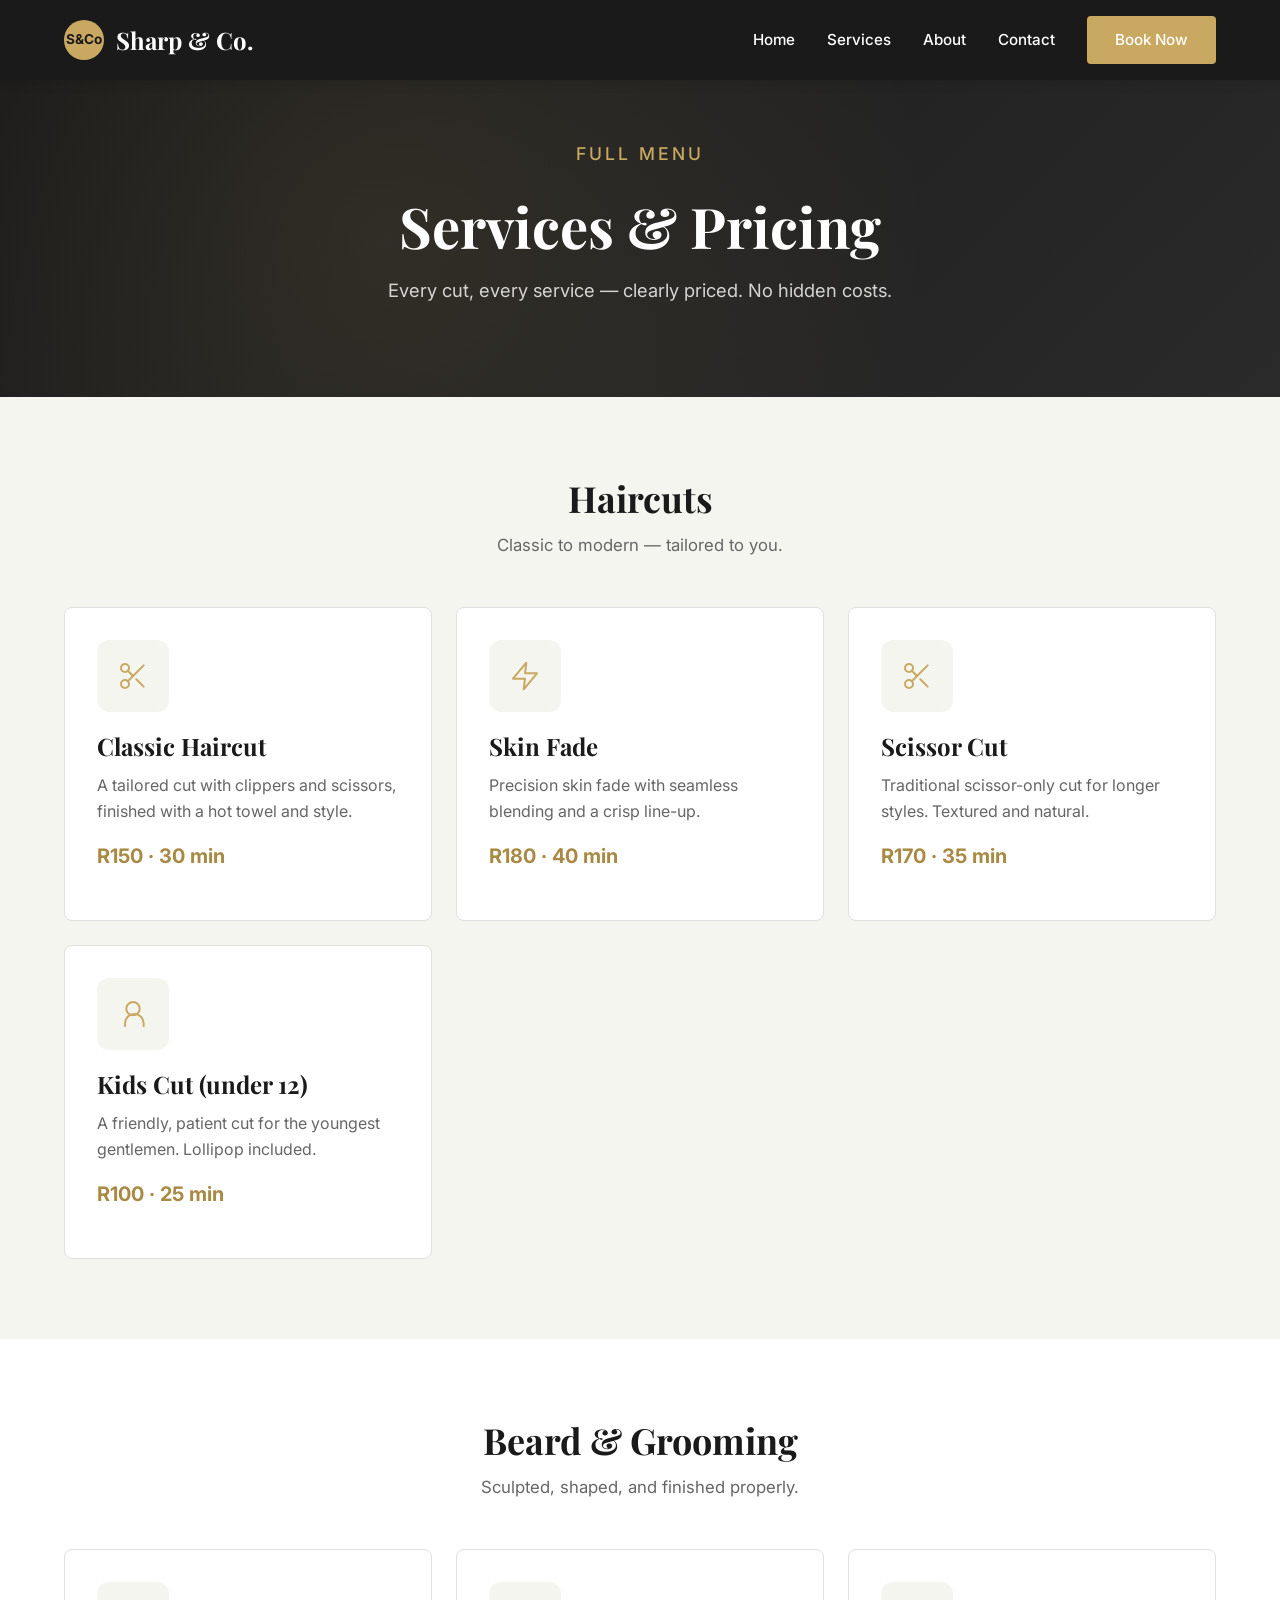
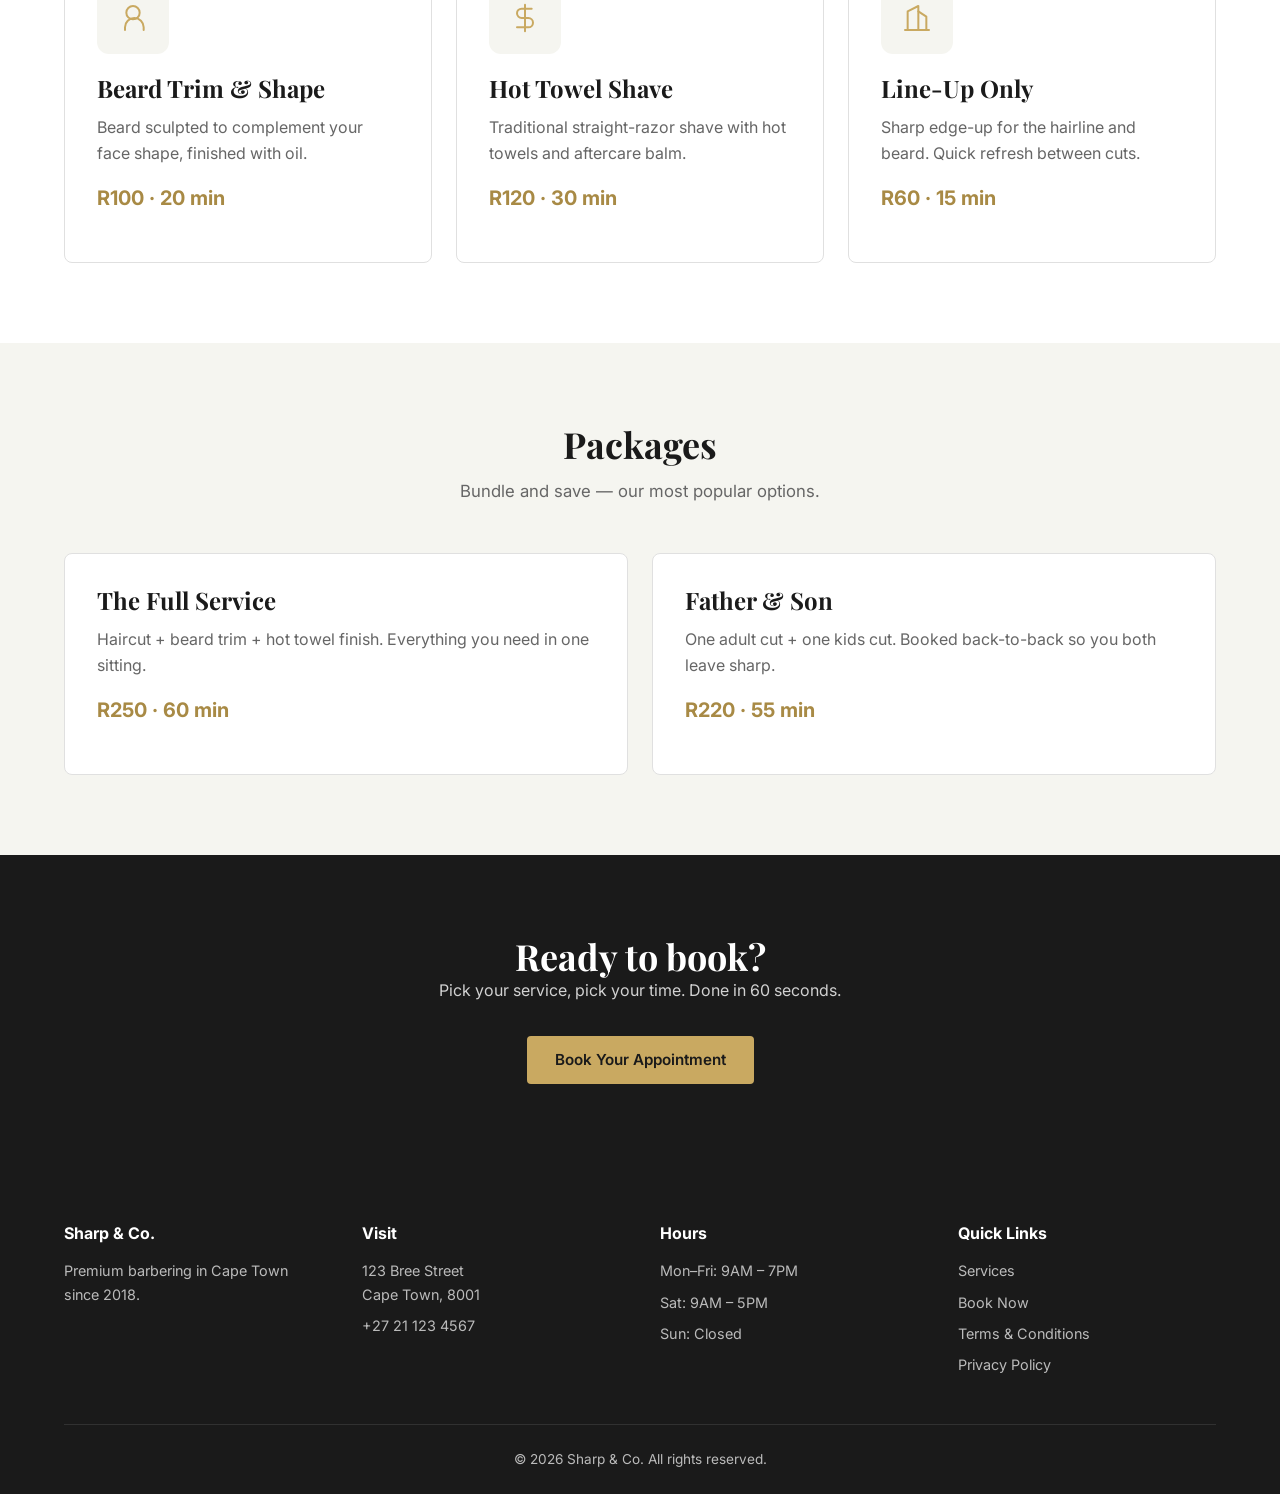
<file: services.html>
<!DOCTYPE html>
<html lang="en">
<head>
<meta charset="UTF-8">
<meta name="viewport" content="width=device-width, initial-scale=1.0">
<title>Services & Pricing — Sharp & Co.</title>
<meta name="description" content="Full service menu and pricing at Sharp & Co. barbershop — haircuts, fades, beard trims, kids cuts, and grooming packages.">
<link rel="preconnect" href="https://fonts.googleapis.com">
<link rel="preconnect" href="https://fonts.gstatic.com" crossorigin>
<link href="https://fonts.googleapis.com/css2?family=Inter:wght@400;500;600;700&family=Playfair+Display:wght@600;700&display=swap" rel="stylesheet">
<link rel="stylesheet" href="css/style.css">
</head>
<body>

<!-- HEADER -->
<header class="header">
  <div class="header-inner">
    <a href="index.html" class="logo">
      <span class="logo-mark">S&Co</span>
      <span>Sharp &amp; Co.</span>
    </a>
    <button class="mobile-toggle" onclick="toggleNav()">☰</button>
    <nav class="nav" id="nav">
      <a href="index.html">Home</a>
      <a href="services.html">Services</a>
      <a href="about.html">About</a>
      <a href="contact.html">Contact</a>
      <a href="booking.html" class="btn btn-primary">Book Now</a>
    </nav>
  </div>
</header>

<!-- PAGE HEADER -->
<section class="hero" style="padding: 60px 24px;">
  <div class="hero-content">
    <p class="tagline">Full Menu</p>
    <h1>Services &amp; Pricing</h1>
    <p>Every cut, every service — clearly priced. No hidden costs.</p>
  </div>
</section>

<!-- HAIRCUTS -->
<section class="section">
  <div class="container">
    <h2 class="section-title">Haircuts</h2>
    <p class="section-subtitle">Classic to modern — tailored to you.</p>
    <div class="grid grid-3">
      <div class="card">
        <div class="card-icon">
          <svg width="32" height="32" viewBox="0 0 24 24" fill="none" stroke="#c9a961" stroke-width="1.5" stroke-linecap="round" stroke-linejoin="round"><circle cx="6" cy="6" r="3"/><circle cx="6" cy="18" r="3"/><line x1="20" y1="4" x2="8.12" y2="15.88"/><line x1="14.47" y1="14.48" x2="20" y2="20"/><line x1="8.12" y1="8.12" x2="12" y2="12"/></svg>
        </div>
        <h3>Classic Haircut</h3>
        <p>A tailored cut with clippers and scissors, finished with a hot towel and style.</p>
        <p class="price">R150 · 30 min</p>
      </div>
      <div class="card">
        <div class="card-icon">
          <svg width="32" height="32" viewBox="0 0 24 24" fill="none" stroke="#c9a961" stroke-width="1.5" stroke-linecap="round" stroke-linejoin="round"><polygon points="13 2 3 14 12 14 11 22 21 10 12 10 13 2"/></svg>
        </div>
        <h3>Skin Fade</h3>
        <p>Precision skin fade with seamless blending and a crisp line-up.</p>
        <p class="price">R180 · 40 min</p>
      </div>
      <div class="card">
        <div class="card-icon">
          <svg width="32" height="32" viewBox="0 0 24 24" fill="none" stroke="#c9a961" stroke-width="1.5" stroke-linecap="round" stroke-linejoin="round"><circle cx="6" cy="6" r="3"/><circle cx="6" cy="18" r="3"/><line x1="20" y1="4" x2="8.12" y2="15.88"/><line x1="14.47" y1="14.48" x2="20" y2="20"/><line x1="8.12" y1="8.12" x2="12" y2="12"/></svg>
        </div>
        <h3>Scissor Cut</h3>
        <p>Traditional scissor-only cut for longer styles. Textured and natural.</p>
        <p class="price">R170 · 35 min</p>
      </div>
      <div class="card">
        <div class="card-icon">
          <svg width="32" height="32" viewBox="0 0 24 24" fill="none" stroke="#c9a961" stroke-width="1.5" stroke-linecap="round" stroke-linejoin="round"><circle cx="12" cy="8" r="5"/><path d="M20 21v-2a7 7 0 0 0-14 0v2"/></svg>
        </div>
        <h3>Kids Cut (under 12)</h3>
        <p>A friendly, patient cut for the youngest gentlemen. Lollipop included.</p>
        <p class="price">R100 · 25 min</p>
      </div>
    </div>
  </div>
</section>

<!-- BEARD & GROOMING -->
<section class="section" style="background: var(--white);">
  <div class="container">
    <h2 class="section-title">Beard &amp; Grooming</h2>
    <p class="section-subtitle">Sculpted, shaped, and finished properly.</p>
    <div class="grid grid-3">
      <div class="card">
        <div class="card-icon">
          <svg width="32" height="32" viewBox="0 0 24 24" fill="none" stroke="#c9a961" stroke-width="1.5" stroke-linecap="round" stroke-linejoin="round"><circle cx="12" cy="8" r="5"/><path d="M20 21v-2a7 7 0 0 0-14 0v2"/></svg>
        </div>
        <h3>Beard Trim &amp; Shape</h3>
        <p>Beard sculpted to complement your face shape, finished with oil.</p>
        <p class="price">R100 · 20 min</p>
      </div>
      <div class="card">
        <div class="card-icon">
          <svg width="32" height="32" viewBox="0 0 24 24" fill="none" stroke="#c9a961" stroke-width="1.5" stroke-linecap="round" stroke-linejoin="round"><path d="M12 2v20"/><path d="M17 5H9.5a3.5 3.5 0 0 0 0 7h5a3.5 3.5 0 0 1 0 7H6"/></svg>
        </div>
        <h3>Hot Towel Shave</h3>
        <p>Traditional straight-razor shave with hot towels and aftercare balm.</p>
        <p class="price">R120 · 30 min</p>
      </div>
      <div class="card">
        <div class="card-icon">
          <svg width="32" height="32" viewBox="0 0 24 24" fill="none" stroke="#c9a961" stroke-width="1.5" stroke-linecap="round" stroke-linejoin="round"><path d="M3 21h18"/><path d="M5 21V7l8-4v18"/><path d="M19 21V11l-6-4"/></svg>
        </div>
        <h3>Line-Up Only</h3>
        <p>Sharp edge-up for the hairline and beard. Quick refresh between cuts.</p>
        <p class="price">R60 · 15 min</p>
      </div>
    </div>
  </div>
</section>

<!-- PACKAGES -->
<section class="section">
  <div class="container">
    <h2 class="section-title">Packages</h2>
    <p class="section-subtitle">Bundle and save — our most popular options.</p>
    <div class="grid grid-2">
      <div class="card">
        <h3>The Full Service</h3>
        <p>Haircut + beard trim + hot towel finish. Everything you need in one sitting.</p>
        <p class="price">R250 · 60 min</p>
      </div>
      <div class="card">
        <h3>Father &amp; Son</h3>
        <p>One adult cut + one kids cut. Booked back-to-back so you both leave sharp.</p>
        <p class="price">R220 · 55 min</p>
      </div>
    </div>
  </div>
</section>

<!-- CTA -->
<section class="section" style="background: var(--charcoal); color: var(--white); text-align:center;">
  <div class="container">
    <h2 style="color: var(--white);">Ready to book?</h2>
    <p style="color: rgba(255,255,255,0.8); margin-bottom: 32px;">Pick your service, pick your time. Done in 60 seconds.</p>
    <a href="booking.html" class="btn btn-primary">Book Your Appointment</a>
  </div>
</section>

<!-- FOOTER -->
<footer class="footer">
  <div class="container">
    <div class="footer-grid">
      <div>
        <h4>Sharp &amp; Co.</h4>
        <p style="color: rgba(255,255,255,0.7); font-size: 0.9rem;">Premium barbering in Cape Town since 2018.</p>
      </div>
      <div>
        <h4>Visit</h4>
        <a href="contact.html">123 Bree Street<br>Cape Town, 8001</a>
        <a href="tel:+27211234567">+27 21 123 4567</a>
      </div>
      <div>
        <h4>Hours</h4>
        <a>Mon–Fri: 9AM – 7PM</a>
        <a>Sat: 9AM – 5PM</a>
        <a>Sun: Closed</a>
      </div>
      <div>
        <h4>Quick Links</h4>
        <a href="services.html">Services</a>
        <a href="booking.html">Book Now</a>
        <a href="terms.html">Terms &amp; Conditions</a>
        <a href="privacy.html">Privacy Policy</a>
      </div>
    </div>
    <div class="footer-bottom">
      © 2026 Sharp &amp; Co. All rights reserved.
    </div>
  </div>
</footer>

<!-- POPUP MODAL -->
<div class="modal-overlay" id="promoModal">
  <div class="modal">
    <button class="modal-close" onclick="closeModal()">×</button>
    <h3>First Visit?</h3>
    <p>Get <span class="discount">20% OFF</span> your first cut with us.</p>
    <p style="font-size: 0.9rem;">Use code <strong>SHARP20</strong> at your first booking.</p>
    <a href="booking.html" class="btn btn-primary" style="margin-top: 16px;">Book Now</a>
  </div>
</div>

<script src="js/main.js"></script>
</body>
</html>
</file>
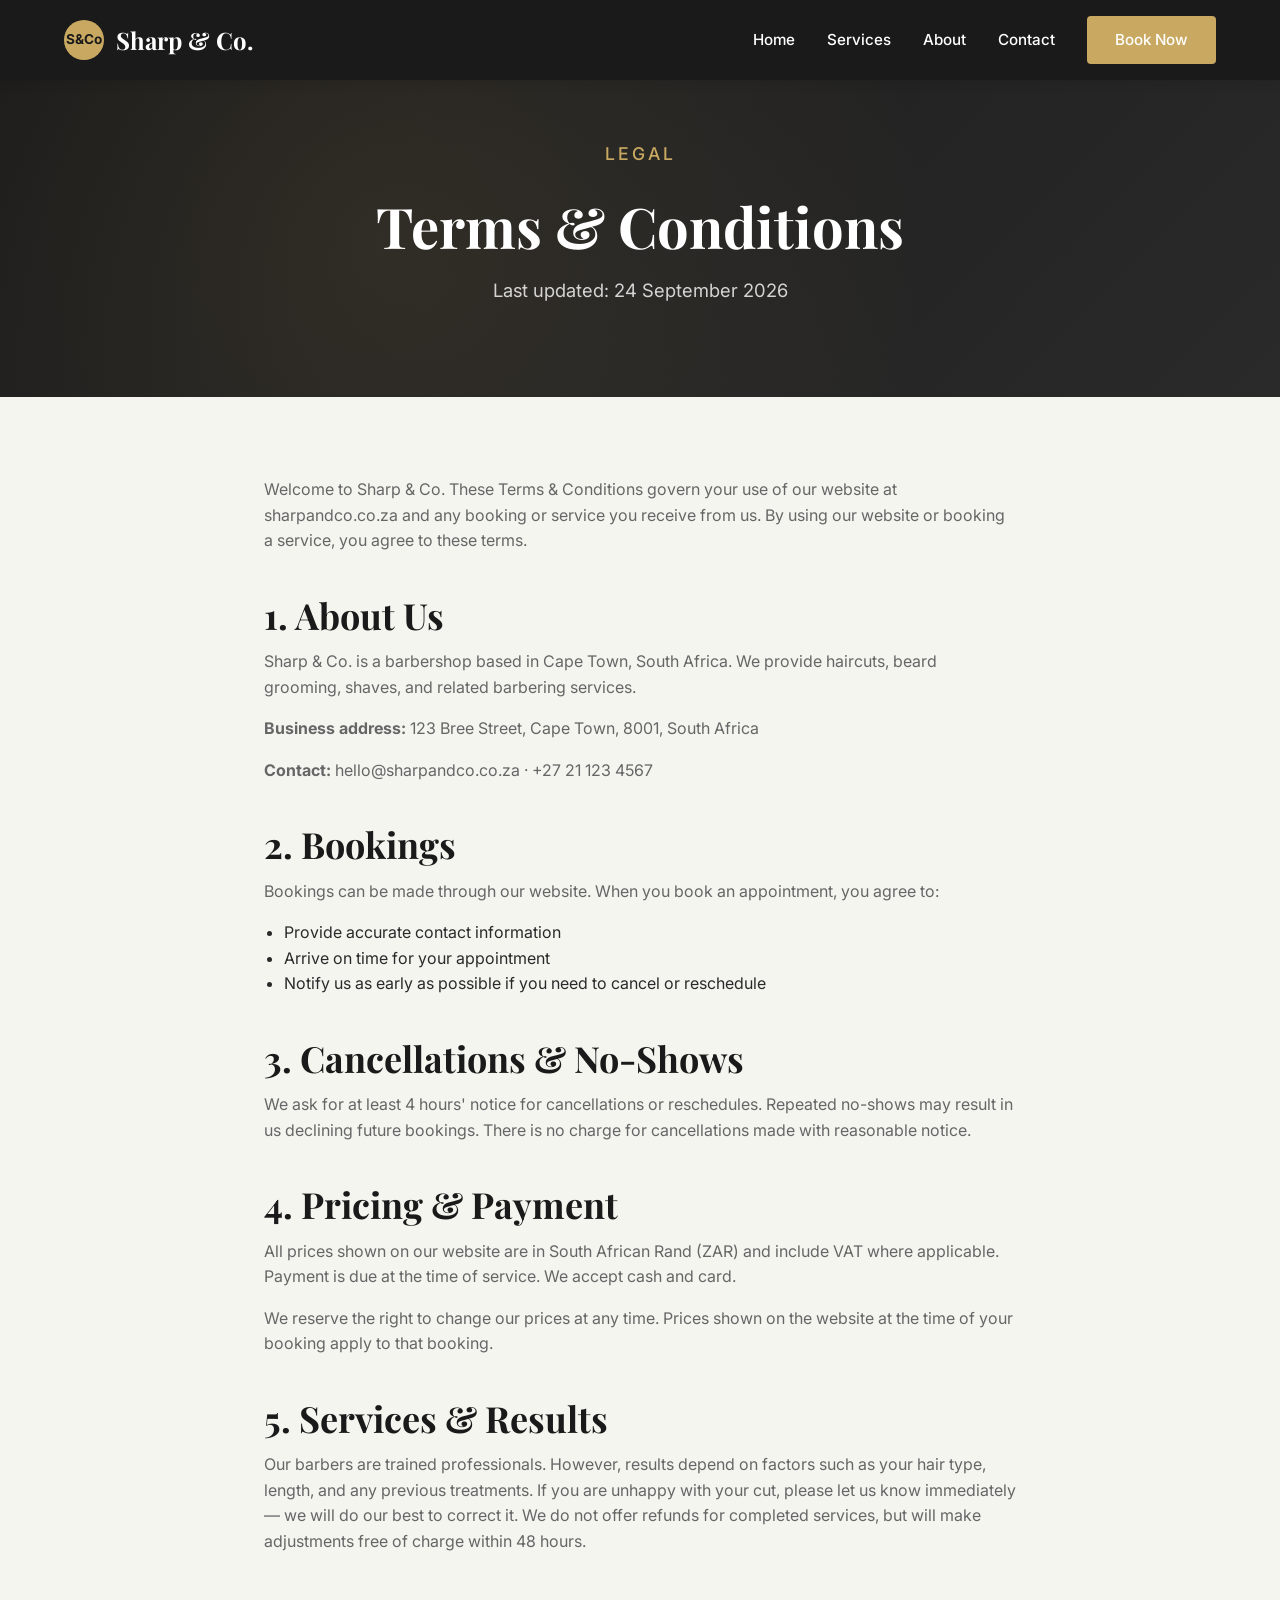
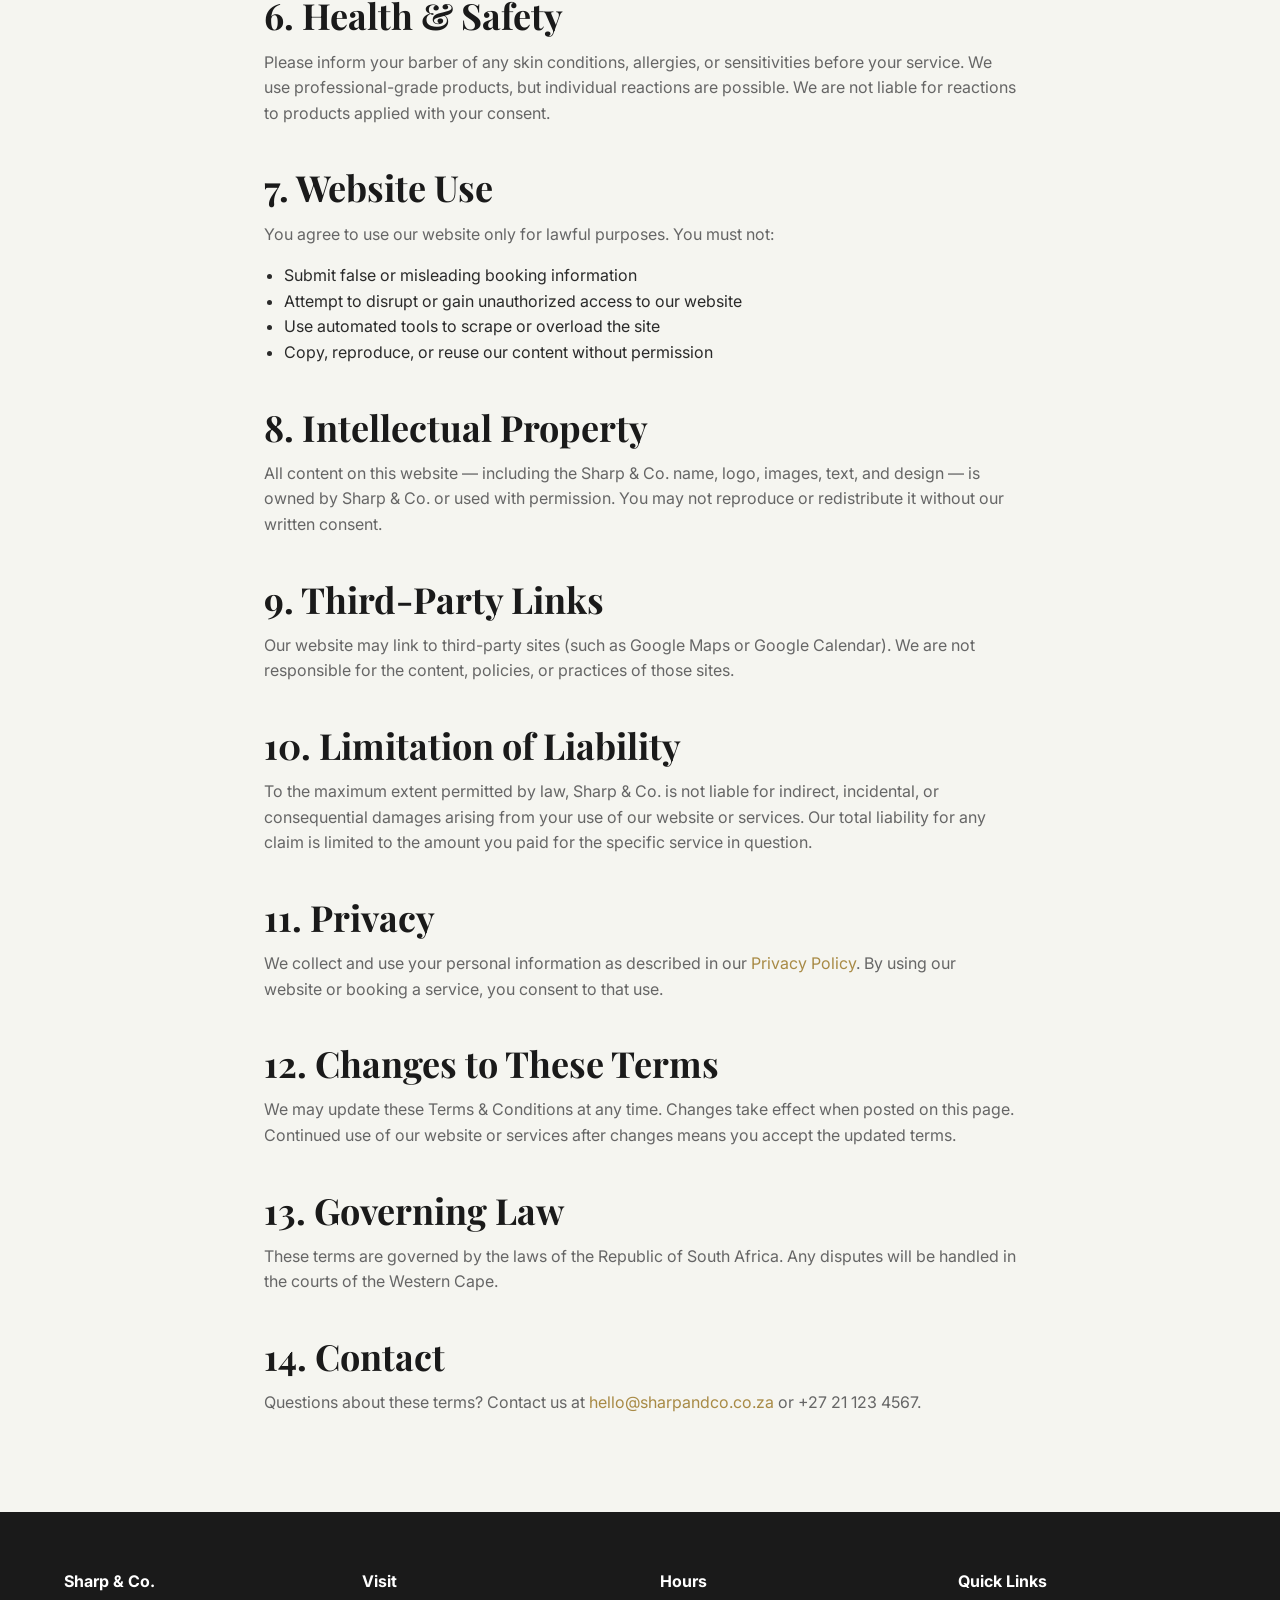
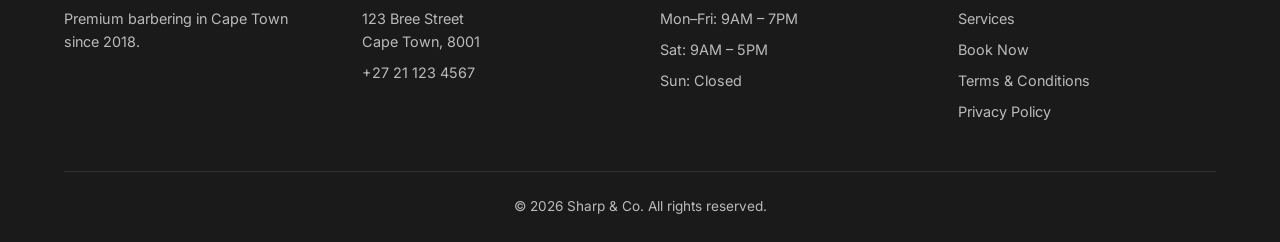
<file: terms.html>
<!DOCTYPE html>
<html lang="en">
<head>
<meta charset="UTF-8">
<meta name="viewport" content="width=device-width, initial-scale=1.0">
<title>Terms & Conditions — Sharp & Co.</title>
<meta name="description" content="Terms and conditions for using Sharp & Co. barbershop services and website.">
<link rel="preconnect" href="https://fonts.googleapis.com">
<link rel="preconnect" href="https://fonts.gstatic.com" crossorigin>
<link href="https://fonts.googleapis.com/css2?family=Inter:wght@400;500;600;700&family=Playfair+Display:wght@600;700&display=swap" rel="stylesheet">
<link rel="stylesheet" href="css/style.css">
</head>
<body>

<!-- HEADER -->
<header class="header">
  <div class="header-inner">
    <a href="index.html" class="logo">
      <span class="logo-mark">S&Co</span>
      <span>Sharp &amp; Co.</span>
    </a>
    <button class="mobile-toggle" onclick="toggleNav()">☰</button>
    <nav class="nav" id="nav">
      <a href="index.html">Home</a>
      <a href="services.html">Services</a>
      <a href="about.html">About</a>
      <a href="contact.html">Contact</a>
      <a href="booking.html" class="btn btn-primary">Book Now</a>
    </nav>
  </div>
</header>

<!-- PAGE HEADER -->
<section class="hero" style="padding: 60px 24px;">
  <div class="hero-content">
    <p class="tagline">Legal</p>
    <h1>Terms &amp; Conditions</h1>
    <p>Last updated: 24 September 2026</p>
  </div>
</section>

<!-- CONTENT -->
<section class="section">
  <div class="container" style="max-width: 800px;">

    <p>Welcome to Sharp &amp; Co. These Terms &amp; Conditions govern your use of our website at sharpandco.co.za and any booking or service you receive from us. By using our website or booking a service, you agree to these terms.</p>

    <h2 style="margin-top: 40px; margin-bottom: 12px;">1. About Us</h2>
    <p>Sharp &amp; Co. is a barbershop based in Cape Town, South Africa. We provide haircuts, beard grooming, shaves, and related barbering services.</p>
    <p><strong>Business address:</strong> 123 Bree Street, Cape Town, 8001, South Africa</p>
    <p><strong>Contact:</strong> hello@sharpandco.co.za · +27 21 123 4567</p>

    <h2 style="margin-top: 40px; margin-bottom: 12px;">2. Bookings</h2>
    <p>Bookings can be made through our website. When you book an appointment, you agree to:</p>
    <ul style="margin-left: 20px; margin-bottom: 16px;">
      <li>Provide accurate contact information</li>
      <li>Arrive on time for your appointment</li>
      <li>Notify us as early as possible if you need to cancel or reschedule</li>
    </ul>

    <h2 style="margin-top: 40px; margin-bottom: 12px;">3. Cancellations &amp; No-Shows</h2>
    <p>We ask for at least 4 hours' notice for cancellations or reschedules. Repeated no-shows may result in us declining future bookings. There is no charge for cancellations made with reasonable notice.</p>

    <h2 style="margin-top: 40px; margin-bottom: 12px;">4. Pricing &amp; Payment</h2>
    <p>All prices shown on our website are in South African Rand (ZAR) and include VAT where applicable. Payment is due at the time of service. We accept cash and card.</p>
    <p>We reserve the right to change our prices at any time. Prices shown on the website at the time of your booking apply to that booking.</p>

    <h2 style="margin-top: 40px; margin-bottom: 12px;">5. Services &amp; Results</h2>
    <p>Our barbers are trained professionals. However, results depend on factors such as your hair type, length, and any previous treatments. If you are unhappy with your cut, please let us know immediately — we will do our best to correct it. We do not offer refunds for completed services, but will make adjustments free of charge within 48 hours.</p>

    <h2 style="margin-top: 40px; margin-bottom: 12px;">6. Health &amp; Safety</h2>
    <p>Please inform your barber of any skin conditions, allergies, or sensitivities before your service. We use professional-grade products, but individual reactions are possible. We are not liable for reactions to products applied with your consent.</p>

    <h2 style="margin-top: 40px; margin-bottom: 12px;">7. Website Use</h2>
    <p>You agree to use our website only for lawful purposes. You must not:</p>
    <ul style="margin-left: 20px; margin-bottom: 16px;">
      <li>Submit false or misleading booking information</li>
      <li>Attempt to disrupt or gain unauthorized access to our website</li>
      <li>Use automated tools to scrape or overload the site</li>
      <li>Copy, reproduce, or reuse our content without permission</li>
    </ul>

    <h2 style="margin-top: 40px; margin-bottom: 12px;">8. Intellectual Property</h2>
    <p>All content on this website — including the Sharp &amp; Co. name, logo, images, text, and design — is owned by Sharp &amp; Co. or used with permission. You may not reproduce or redistribute it without our written consent.</p>

    <h2 style="margin-top: 40px; margin-bottom: 12px;">9. Third-Party Links</h2>
    <p>Our website may link to third-party sites (such as Google Maps or Google Calendar). We are not responsible for the content, policies, or practices of those sites.</p>

    <h2 style="margin-top: 40px; margin-bottom: 12px;">10. Limitation of Liability</h2>
    <p>To the maximum extent permitted by law, Sharp &amp; Co. is not liable for indirect, incidental, or consequential damages arising from your use of our website or services. Our total liability for any claim is limited to the amount you paid for the specific service in question.</p>

    <h2 style="margin-top: 40px; margin-bottom: 12px;">11. Privacy</h2>
    <p>We collect and use your personal information as described in our <a href="privacy.html">Privacy Policy</a>. By using our website or booking a service, you consent to that use.</p>

    <h2 style="margin-top: 40px; margin-bottom: 12px;">12. Changes to These Terms</h2>
    <p>We may update these Terms &amp; Conditions at any time. Changes take effect when posted on this page. Continued use of our website or services after changes means you accept the updated terms.</p>

    <h2 style="margin-top: 40px; margin-bottom: 12px;">13. Governing Law</h2>
    <p>These terms are governed by the laws of the Republic of South Africa. Any disputes will be handled in the courts of the Western Cape.</p>

    <h2 style="margin-top: 40px; margin-bottom: 12px;">14. Contact</h2>
    <p>Questions about these terms? Contact us at <a href="mailto:hello@sharpandco.co.za">hello@sharpandco.co.za</a> or +27 21 123 4567.</p>

  </div>
</section>

<!-- FOOTER -->
<footer class="footer">
  <div class="container">
    <div class="footer-grid">
      <div>
        <h4>Sharp &amp; Co.</h4>
        <p style="color: rgba(255,255,255,0.7); font-size: 0.9rem;">Premium barbering in Cape Town since 2018.</p>
      </div>
      <div>
        <h4>Visit</h4>
        <a href="contact.html">123 Bree Street<br>Cape Town, 8001</a>
        <a href="tel:+27211234567">+27 21 123 4567</a>
      </div>
      <div>
        <h4>Hours</h4>
        <a>Mon–Fri: 9AM – 7PM</a>
        <a>Sat: 9AM – 5PM</a>
        <a>Sun: Closed</a>
      </div>
      <div>
        <h4>Quick Links</h4>
        <a href="services.html">Services</a>
        <a href="booking.html">Book Now</a>
        <a href="terms.html">Terms &amp; Conditions</a>
        <a href="privacy.html">Privacy Policy</a>
      </div>
    </div>
    <div class="footer-bottom">
      © 2026 Sharp &amp; Co. All rights reserved.
    </div>
  </div>
</footer>

<!-- POPUP MODAL -->
<div class="modal-overlay" id="promoModal">
  <div class="modal">
    <button class="modal-close" onclick="closeModal()">×</button>
    <h3>First Visit?</h3>
    <p>Get <span class="discount">20% OFF</span> your first cut with us.</p>
    <p style="font-size: 0.9rem;">Use code <strong>SHARP20</strong> at your first booking.</p>
    <a href="booking.html" class="btn btn-primary" style="margin-top: 16px;">Book Now</a>
  </div>
</div>

<script src="js/main.js"></script>
</body>
</html>
</file>
<file: css/style.css>
/* ===== RESET & BASE ===== */
* {
  margin: 0;
  padding: 0;
  box-sizing: border-box;
}

:root {
  --charcoal: #1a1a1a;
  --charcoal-light: #2a2a2a;
  --gold: #c9a961;
  --gold-dark: #a88a45;
  --cream: #f5f5f0;
  --white: #ffffff;
  --text: #2a2a2a;
  --text-light: #666666;
  --border: #e0e0e0;
  --red: #8b2c2c;
}

html {
  scroll-behavior: smooth;
}

body {
  font-family: 'Inter', -apple-system, BlinkMacSystemFont, sans-serif;
  line-height: 1.6;
  color: var(--text);
  background: var(--cream);
}

h1, h2, h3, h4 {
  font-family: 'Playfair Display', Georgia, serif;
  font-weight: 700;
  line-height: 1.2;
  color: var(--charcoal);
}

h1 { font-size: 3rem; }
h2 { font-size: 2.25rem; }
h3 { font-size: 1.5rem; }

p { margin-bottom: 1rem; color: var(--text-light); }

a {
  color: var(--gold-dark);
  text-decoration: none;
  transition: color 0.2s;
}

a:hover { color: var(--gold); }

img { max-width: 100%; display: block; }

/* ===== CONTAINER ===== */
.container {
  max-width: 1200px;
  margin: 0 auto;
  padding: 0 24px;
}

/* ===== HEADER ===== */
.header {
  background: var(--charcoal);
  color: var(--white);
  position: sticky;
  top: 0;
  z-index: 100;
  box-shadow: 0 2px 12px rgba(0,0,0,0.1);
}

.header-inner {
  display: flex;
  align-items: center;
  justify-content: space-between;
  padding: 16px 24px;
  max-width: 1200px;
  margin: 0 auto;
}

.logo {
  display: flex;
  align-items: center;
  gap: 12px;
  color: var(--white);
  font-family: 'Playfair Display', serif;
  font-size: 1.5rem;
  font-weight: 700;
}

.logo-mark {
  width: 40px;
  height: 40px;
  background: var(--gold);
  border-radius: 50%;
  display: flex;
  align-items: center;
  justify-content: center;
  color: var(--charcoal);
  font-weight: 700;
  font-size: 0.85rem;
  font-family: 'Inter', sans-serif;
}

.nav {
  display: flex;
  gap: 32px;
  align-items: center;
}

.nav a {
  color: var(--white);
  font-size: 0.95rem;
  font-weight: 500;
}

.nav a:hover { color: var(--gold); }

.btn {
  display: inline-block;
  padding: 12px 28px;
  border-radius: 4px;
  font-weight: 600;
  font-size: 0.95rem;
  cursor: pointer;
  border: none;
  transition: all 0.2s;
  text-align: center;
}

.btn-primary {
  background: var(--gold);
  color: var(--charcoal);
}

.btn-primary:hover {
  background: var(--gold-dark);
  color: var(--white);
  transform: translateY(-1px);
}

.btn-outline {
  background: transparent;
  color: var(--white);
  border: 2px solid var(--gold);
}

.btn-outline:hover {
  background: var(--gold);
  color: var(--charcoal);
}

.mobile-toggle {
  display: none;
  background: none;
  border: none;
  color: var(--white);
  font-size: 1.5rem;
  cursor: pointer;
}

/* ===== HERO ===== */
.hero {
  background: linear-gradient(135deg, var(--charcoal) 0%, var(--charcoal-light) 100%);
  color: var(--white);
  padding: 100px 24px;
  text-align: center;
  position: relative;
  overflow: hidden;
}

.hero::before {
  content: '';
  position: absolute;
  top: 0; left: 0; right: 0; bottom: 0;
  background: radial-gradient(circle at 30% 50%, rgba(201,169,97,0.1) 0%, transparent 60%);
  pointer-events: none;
}

.hero-content {
  position: relative;
  max-width: 800px;
  margin: 0 auto;
}

.hero h1 {
  color: var(--white);
  font-size: 3.5rem;
  margin-bottom: 16px;
}

.hero .tagline {
  color: var(--gold);
  font-size: 1.1rem;
  text-transform: uppercase;
  letter-spacing: 3px;
  margin-bottom: 24px;
  font-weight: 500;
}

.hero p {
  color: rgba(255,255,255,0.8);
  font-size: 1.15rem;
  margin-bottom: 32px;
}

.hero-buttons {
  display: flex;
  gap: 16px;
  justify-content: center;
  flex-wrap: wrap;
}

/* ===== SECTIONS ===== */
.section {
  padding: 80px 0;
}

.section-title {
  text-align: center;
  margin-bottom: 12px;
}

.section-subtitle {
  text-align: center;
  color: var(--text-light);
  margin-bottom: 48px;
  font-size: 1.05rem;
}

/* ===== CARDS ===== */
.grid {
  display: grid;
  gap: 24px;
}

.grid-3 { grid-template-columns: repeat(auto-fit, minmax(280px, 1fr)); }
.grid-2 { grid-template-columns: repeat(auto-fit, minmax(340px, 1fr)); }

.card {
  background: var(--white);
  border-radius: 8px;
  padding: 32px;
  border: 1px solid var(--border);
  transition: all 0.3s;
}

.card:hover {
  transform: translateY(-4px);
  box-shadow: 0 12px 32px rgba(0,0,0,0.08);
  border-color: var(--gold);
}

.card-icon {
  display: flex;
  align-items: center;
  justify-content: center;
  width: 72px;
  height: 72px;
  background: var(--cream);
  border-radius: 12px;
  margin-bottom: 20px;
}

.card h3 {
  margin-bottom: 12px;
  color: var(--charcoal);
}

.card .price {
  color: var(--gold-dark);
  font-weight: 700;
  font-size: 1.25rem;
  margin-top: 12px;
}

/* ===== FOOTER ===== */
.footer {
  background: var(--charcoal);
  color: rgba(255,255,255,0.7);
  padding: 60px 0 24px;
}

.footer-grid {
  display: grid;
  grid-template-columns: repeat(auto-fit, minmax(200px, 1fr));
  gap: 40px;
  margin-bottom: 40px;
}

.footer h4 {
  color: var(--white);
  font-size: 1rem;
  margin-bottom: 16px;
  font-family: 'Inter', sans-serif;
}

.footer a {
  color: rgba(255,255,255,0.7);
  display: block;
  margin-bottom: 8px;
  font-size: 0.9rem;
}

.footer a:hover { color: var(--gold); }

.footer-bottom {
  border-top: 1px solid rgba(255,255,255,0.1);
  padding-top: 24px;
  text-align: center;
  font-size: 0.85rem;
}

/* ===== MODAL ===== */
.modal-overlay {
  display: none;
  position: fixed;
  top: 0; left: 0; right: 0; bottom: 0;
  background: rgba(0,0,0,0.7);
  z-index: 1000;
  align-items: center;
  justify-content: center;
  padding: 24px;
}

.modal-overlay.active { display: flex; }

.modal {
  background: var(--white);
  border-radius: 12px;
  padding: 40px;
  max-width: 440px;
  text-align: center;
  position: relative;
  animation: modalIn 0.3s ease;
}

@keyframes modalIn {
  from { transform: scale(0.9); opacity: 0; }
  to { transform: scale(1); opacity: 1; }
}

.modal h3 {
  margin-bottom: 12px;
  color: var(--charcoal);
}

.modal .discount {
  color: var(--gold-dark);
  font-size: 2.5rem;
  font-family: 'Playfair Display', serif;
  font-weight: 700;
  margin: 16px 0;
}

.modal-close {
  position: absolute;
  top: 12px;
  right: 16px;
  background: none;
  border: none;
  font-size: 1.75rem;
  cursor: pointer;
  color: var(--text-light);
}

/* ===== FORMS ===== */
.form-group {
  margin-bottom: 20px;
}

.form-group label {
  display: block;
  margin-bottom: 6px;
  font-weight: 600;
  color: var(--charcoal);
  font-size: 0.9rem;
}

.form-group input,
.form-group select,
.form-group textarea {
  width: 100%;
  padding: 12px 16px;
  border: 1px solid var(--border);
  border-radius: 6px;
  font-size: 1rem;
  font-family: inherit;
  transition: border-color 0.2s;
}

.form-group input:focus,
.form-group select:focus,
.form-group textarea:focus {
  outline: none;
  border-color: var(--gold);
}

/* ===== RESPONSIVE ===== */
@media (max-width: 768px) {
  h1 { font-size: 2.25rem; }
  h2 { font-size: 1.75rem; }
  .hero h1 { font-size: 2.5rem; }
  .hero { padding: 60px 20px; }

  .mobile-toggle { display: block; }

  .nav {
    display: none;
    position: absolute;
    top: 100%;
    left: 0;
    right: 0;
    background: var(--charcoal);
    flex-direction: column;
    padding: 24px;
    gap: 16px;
    border-top: 1px solid rgba(255,255,255,0.1);
  }

  .nav.open { display: flex; }

  .section { padding: 60px 0; }
}
</file>
